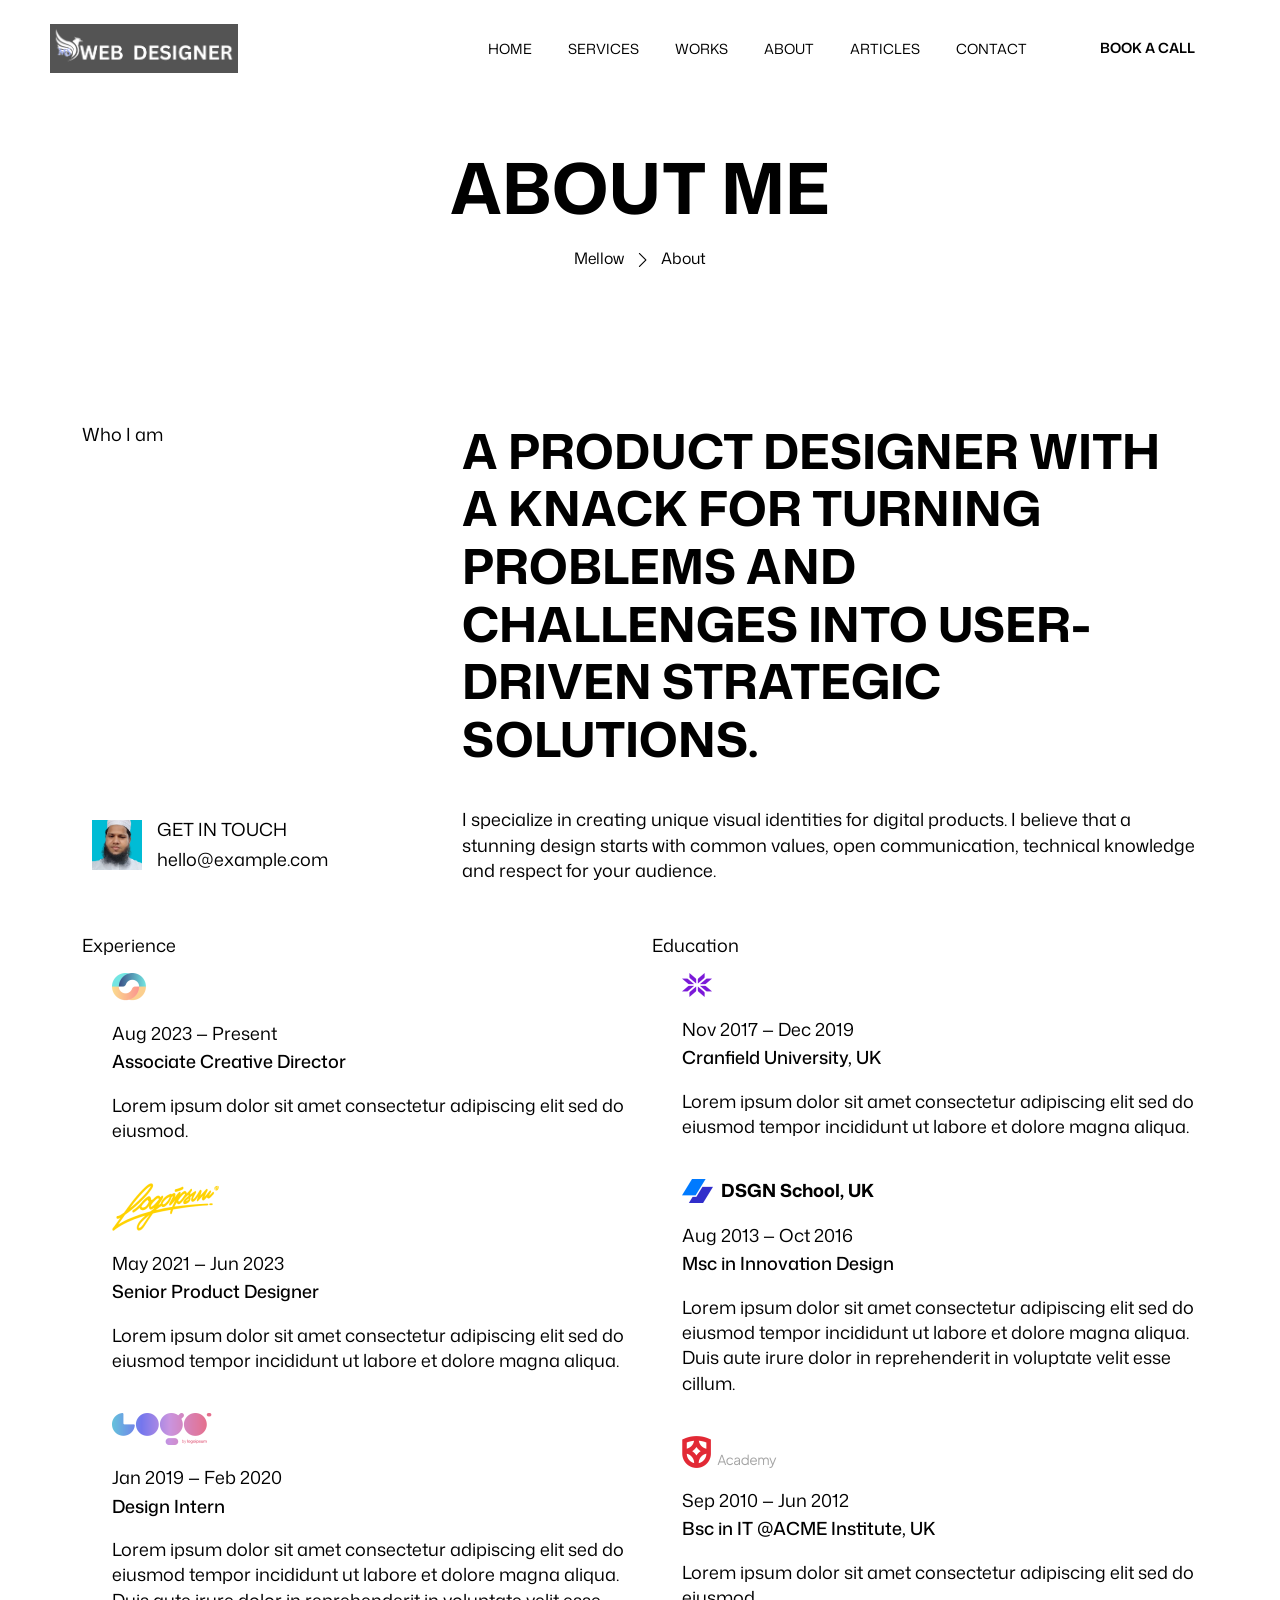
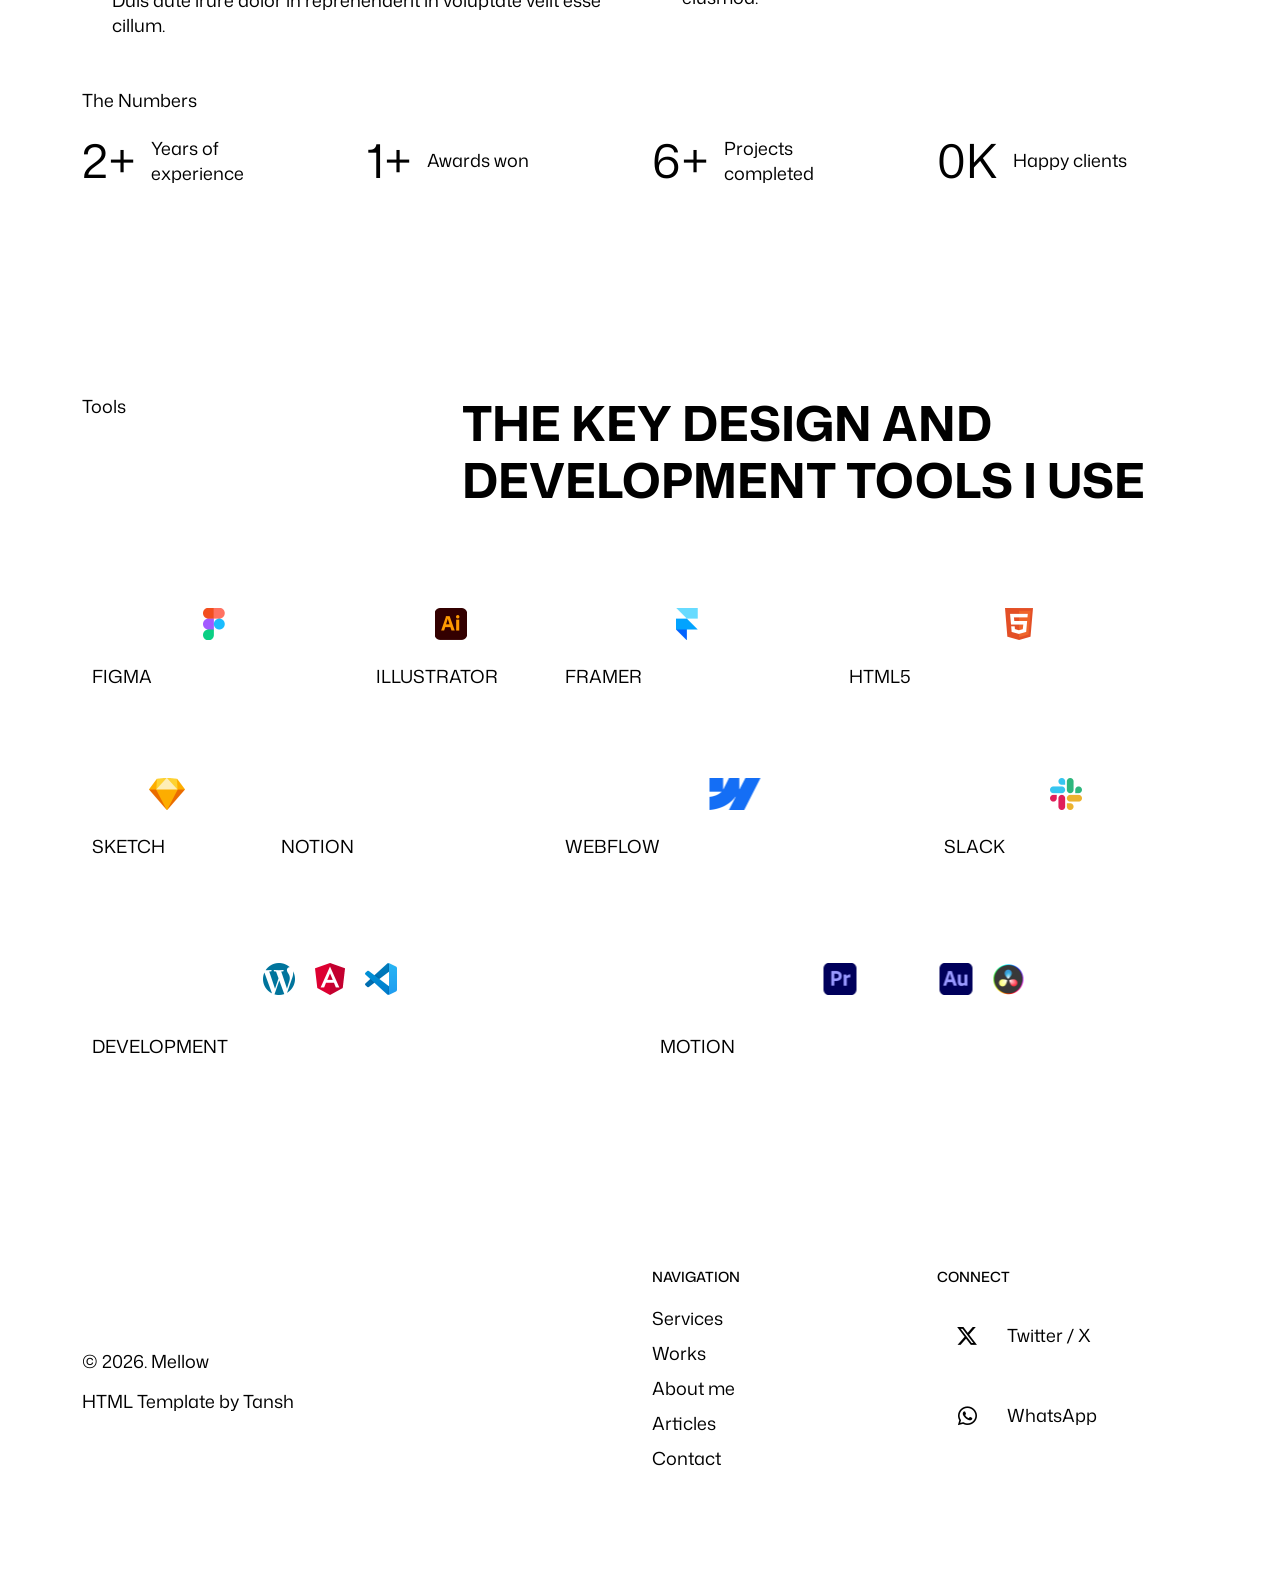
<file: mellow-st-demo/about.html>
<!doctype html>
<html lang="en">


<head>
    <meta charset="utf-8">
    <meta name="viewport" content="width=device-width, initial-scale=1">
    <meta name="format-detection" content="telephone=no">
    <title>Mellow Personal Portfolio, CV and Resume HTML Template</title>
    <meta name="author" content="tansh">
    <meta name="description" content="HTML Teamplate">
    <meta name="keywords" content="Personal Portfolio, CV, Resume">

    <!-- GOOGLE FONT -->
    <link rel="preconnect" href="https://fonts.googleapis.com/">
    <link rel="preconnect" href="https://fonts.gstatic.com/" crossorigin>
    <link href="https://fonts.googleapis.com/css2?family=Mona+Sans:ital,wght@0,200..900;1,200..900&amp;display=swap"
        rel="stylesheet">

    <!-- FAVICON -->
    <link rel="icon" type="image/png" sizes="32x32" href="assets/images/icons/favicon.png">
    <link rel="apple-touch-icon" sizes="180x180" href="assets/images/icons/apple-touch-icon.png">

    <!-- CSS FILES -->
    <link rel="stylesheet" href="assets/css/bootstrap.min.css">
    <link rel="stylesheet" href="assets/fonts/iconfont.css">
    <link rel="stylesheet" href="assets/css/swiper-bundle.min.css">
    <link rel="stylesheet" href="assets/css/style.css">
    <link rel="stylesheet" href="assets/css/responsive.css">
</head>

<body>
    <div id="tc-wrapper" class="clearfix">

        <!-- preloader starts -->
        <div class="tc-preloader">
            <div class="tc-preloader__inner">
                <div class="tc-preloader__img"></div>
            </div>
        </div>
        <!-- preloader ends -->

        <!-- HEADER 
============================================= -->
        <header id="tc-header-global" class="tc-header fixed-top">
            <div class="tc-header__inner">

                <!-- Logo -->
                <a class="tc-header__logo tc-scroll-link" href="#home">
                    <img src="assets/images/logo.png" alt="Site Logo" width="188" height="30">
                </a>

                <!-- Navigation -->
                <nav class="tc-header__nav navbar navbar-expand-lg ms-auto">

                    <!-- Mobile Toggle -->
                    <button id="tc-menu-button" class="tc-header__toggle navbar-toggler" type="button"
                        aria-label="Toggle navigation">
                        <span class="tc-header__toggle-line"></span>
                    </button>

                    <!-- Menu Links -->
                    <div class="tc-header__menu navbar-collapse" id="mainNavbar">
                        <ul class="tc-header__menu-list tc-scroll-nav navbar-nav ms-auto">
                            <li class="nav-item"><a class="nav-link" href="index.html#home">Home</a></li>
                            <li class="nav-item"><a class="nav-link" href="services.html">Services</a></li>
                            <li class="nav-item"><a class="nav-link" href="index.html#works">Works</a></li>
                            <li class="nav-item"><a class="nav-link active" href="about.html">About</a></li>
                            <li class="nav-item"><a class="nav-link" href="index.html#blog">Articles</a></li>
                            <li class="nav-item"><a class="nav-link" href="contact.html">Contact</a></li>
                        </ul>
                    </div>
                </nav>

                <!-- Header Widgets -->
                <div class="tc-header__widgets">
                    <a href="#" class="tc-btn tc-scroll-link">
                        Book a Call
                    </a>
                </div>

            </div>
        </header>
        <!-- END HEADER
================================================== -->

        <!-- PAGE TITLE
================================================== -->
        <div class="tc-page-title-wrapper">
            <div class="container">
                <h1 class="tc-page-title">About Me</h1>
                <ul class="breadcrumbs">
                    <li><a href="index.html">Mellow</a></li>
                    <li>About</li>
                </ul>
            </div>
        </div>
        <!-- END PAGE TITLE
================================================== -->

       <!-- ABOUT SECTION
================================================== -->
        <section class="tc-section section-padding">
            <div class="container">

                <!-- Section Heading -->
                <div class="row tc-section-intro">
                    <div class="col-lg-4 tc-section__subheading">
                        Who I am
                    </div>
                    <div class="col-lg-8 tc-section__heading">
                        <h2>
                            A product designer with a knack for turning problems and challenges into user-driven
                            strategic solutions.
                        </h2>
                    </div>
                </div>
                <!-- End Section Heading -->

                <!-- Row - Connect With Me -->
                <div class="row">

                    <!-- Column 1 -->
                    <div class="col-lg-4">
                        <div class="tc-contact-chip tc-contact-chip--boxed">
                            <a href="mailto:hello@example.com" class="tc-contact-chip__link"
                                aria-label="Email hello@example.com"></a>
                            <div class="tc-contact-chip__img">
                                <img src="assets/images/me-1.jpg" alt="about-me" width="50" height="50">
                            </div>
                            <div class="tc-contact-chip__content">
                                <p class="tc-contact-chip__label">Get in Touch</p>
                                <div class="tc-contact-chip__value">hello@example.com</div>
                            </div>
                        </div>
                    </div>
                    <!-- End Column 1 -->

                    <!-- Column 2 -->
                    <div class="col-lg-8 mt-4 mt-lg-0">
                        <p>
                            I specialize in creating unique visual identities for digital products. I believe that a
                            stunning design starts with common values, open communication, technical knowledge and
                            respect for your audience.
                        </p>
                    </div>
                    <!-- End Column 2 -->

                </div>
                <!-- End Row - Connect With Me -->

                <!-- Spacer -->
                <span class="spacer spacer-50"></span>

                <!-- Row - Resume -->
                <div class="row">

                    <!-- Column 1 -->
                    <div class="col-lg-6">
                        <p class="tc-section__subheading">Experience</p>
                        <div class="tc-box">

                            <!-- Timeline Item -->
                            <div class="tc-timeline-item">
                                <div class="tc-timeline-item__header">
                                    <div class="tc-timeline-item__logo">
                                        <img src="assets/images/comp-2.png" alt="Company logo">
                                    </div>
                                </div>
                                <p class="tc-timeline-item__period">Aug 2023 — Present</p>
                                <h4 class="tc-timeline-item__role">
                                    Associate Creative Director
                                </h4>
                                <div class="tc-timeline-item__description">
                                    Lorem ipsum dolor sit amet consectetur adipiscing elit sed do eiusmod.
                                </div>
                            </div>
                            <!-- End Timeline Item -->

                            <!-- spacer -->
                            <span class="spacer spacer-30"></span>

                            <!-- Timeline Item -->
                            <div class="tc-timeline-item">
                                <div class="tc-timeline-item__header">
                                    <div class="tc-timeline-item__logo">
                                        <img src="assets/images/comp-1.png" alt="Company logo">
                                    </div>
                                </div>
                                <p class="tc-timeline-item__period">May 2021 — Jun 2023</p>
                                <h4 class="tc-timeline-item__role">
                                    Senior Product Designer
                                </h4>
                                <div class="tc-timeline-item__description">
                                    Lorem ipsum dolor sit amet consectetur adipiscing
                                    elit sed do eiusmod tempor incididunt ut labore et dolore magna aliqua.
                                </div>
                            </div>
                            <!-- End Timeline Item -->

                            <!-- spacer -->
                            <span class="spacer spacer-30"></span>

                            <!-- Timeline Item -->
                            <div class="tc-timeline-item">
                                <div class="tc-timeline-item__header">
                                    <div class="tc-timeline-item__logo">
                                        <img src="assets/images/comp-3.png" alt="Company logo">
                                    </div>
                                </div>
                                <p class="tc-timeline-item__period">Jan 2019 — Feb 2020</p>
                                <h4 class="tc-timeline-item__role">
                                    Design Intern
                                </h4>
                                <div class="tc-timeline-item__description">
                                    Lorem ipsum dolor sit amet consectetur adipiscing elit sed do eiusmod tempor
                                    incididunt ut labore et dolore magna aliqua. Duis aute irure dolor in reprehenderit
                                    in voluptate velit esse cillum.
                                </div>
                            </div>
                            <!-- End Timeline Item -->

                        </div>

                    </div>
                    <!-- End Column 1 -->

                    <!-- Column 2 -->
                    <div class="col-lg-6 mt-4 mt-lg-0">
                        <p class="tc-section__subheading">Education</p>
                        <div class="tc-box">

                            <!-- Timeline Item -->
                            <div class="tc-timeline-item">
                                <div class="tc-timeline-item__header">
                                    <div class="tc-timeline-item__logo">
                                        <img src="assets/images/alma-3.png" alt="Company logo">
                                    </div>
                                </div>
                                <p class="tc-timeline-item__period">Nov 2017 — Dec 2019</p>
                                <h4 class="tc-timeline-item__role">
                                    Cranfield University, UK
                                </h4>
                                <div class="tc-timeline-item__description">
                                    Lorem ipsum dolor sit amet consectetur adipiscing elit sed do eiusmod tempor
                                    incididunt ut labore et dolore magna aliqua.
                                </div>
                            </div>
                            <!-- End Timeline Item -->

                            <!-- spacer -->
                            <span class="spacer spacer-30"></span>

                            <!-- Timeline Item -->
                            <div class="tc-timeline-item">
                                <div class="tc-timeline-item__header">
                                    <div class="tc-timeline-item__logo">
                                        <h6 class="d-flex align-items-center m-0"><img src="assets/images/alma-2.png"
                                                alt="Company logo" class="me-2">DSGN
                                            School, UK</h6>
                                    </div>
                                </div>
                                <p class="tc-timeline-item__period">Aug 2013 — Oct 2016</p>
                                <h4 class="tc-timeline-item__role">
                                    Msc in Innovation Design
                                </h4>
                                <div class="tc-timeline-item__description">
                                    Lorem ipsum dolor sit amet consectetur adipiscing elit sed do eiusmod tempor
                                    incididunt ut labore et dolore magna aliqua. Duis aute irure dolor in reprehenderit
                                    in voluptate velit esse cillum.
                                </div>
                            </div>
                            <!-- End Timeline Item -->

                            <!-- spacer -->
                            <span class="spacer spacer-30"></span>

                            <!-- Timeline Item -->
                            <div class="tc-timeline-item">
                                <div class="tc-timeline-item__header">
                                    <div class="tc-timeline-item__logo">
                                        <img src="assets/images/alma-1.png" alt="Company logo">
                                    </div>
                                </div>
                                <p class="tc-timeline-item__period">Sep 2010 — Jun 2012</p>
                                <h4 class="tc-timeline-item__role">
                                    Bsc in IT @ACME Institute, UK
                                </h4>
                                <div class="tc-timeline-item__description">
                                    Lorem ipsum dolor sit amet consectetur adipiscing elit sed do eiusmod.
                                </div>
                            </div>
                            <!-- End Timeline Item -->

                        </div>
                    </div>
                    <!-- End Column 2 -->

                </div>
                <!-- End Row - Resume -->

                <!-- spacer -->
                <span class="spacer spacer-40"></span>

                <!-- Row - Numbers -->
                <div class="row">
                    <div class="col-lg-12">
                        <p class="tc-section__subheading">The Numbers</p>

                        <!-- Box -->
                        <div class="tc-box">

                            <!-- Row - Stats -->
                            <div class="row tc-stats">
                                <div class="col-md-3">
                                    <div class="tc-counter">
                                        <span class="tc-counter__number">
                                            <span class="counter" data-target="12">0</span>
                                            +
                                        </span>
                                        <span>Years of <br>experience</span>
                                    </div>
                                </div>
                                <div class="col-md-3 mt-4 mt-md-0">
                                    <div class="tc-counter">
                                        <span class="tc-counter__number"><span class="counter"
                                                data-target="6">0</span>+</span>
                                        <span>Awards won</span>
                                    </div>
                                </div>
                                <div class="col-md-3 mt-4 mt-md-0">
                                    <div class="tc-counter">
                                        <span class="tc-counter__number"><span class="counter"
                                                data-target="30">0</span>+</span>
                                        <span> Projects<br>completed</span>
                                    </div>
                                </div>
                                <div class="col-md-3 mt-4 mt-md-0">
                                    <div class="tc-counter">
                                        <span class="tc-counter__number"><span class="counter"
                                                data-target="4">0</span>K</span>
                                        <span> Happy clients</span>
                                    </div>
                                </div>
                            </div>
                            <!-- End Row - Stats -->

                        </div>
                        <!-- End Box -->

                    </div>
                </div>
                <!-- End Row - Numbers -->

            </div>
        </section>
        <!-- END ABOUT SECTION
================================================== -->

        <!-- TOOLS SECTION
================================================== -->
        <section class="tc-section section-padding bg-semidark">
            <div class="container">

                <!-- Section Heading -->
                <div class="row tc-section-intro">
                    <div class="col-lg-4 tc-section__subheading">
                        Tools
                    </div>
                    <div class="col-lg-8 tc-section__heading">
                        <h2>
                            The key design and development tools I use
                        </h2>
                    </div>
                </div>
                <!-- End Section Heading -->

                <!-- Row - Tools -->
                <div class="row">
                    <div class="col-12">

                        <!-- Tools Grid -->
                        <div class="tc-tools">
                            <!-- Tools Row 1 -->
                            <div class="tc-tools__card span-3">
                                <img src="assets/images/figma.png" alt="">
                                <span class="tc-tools__heading">FIGMA</span>
                            </div>
                            <div class="tc-tools__card span-2">
                                <img src="assets/images/illustrator.png" alt="">
                                <span class="tc-tools__heading">ILLUSTRATOR</span>
                            </div>
                            <div class="tc-tools__card span-3">
                                <img src="assets/images/framer.png" alt="">
                                <span class="tc-tools__heading">FRAMER</span>
                            </div>
                            <div class="tc-tools__card span-4">
                                <img src="assets/images/html.png" alt="">
                                <span class="tc-tools__heading">HTML5</span>
                            </div>
                            <!-- Tools Row 2 -->
                            <div class="tc-tools__card span-2">
                                <img src="assets/images/sketch.png" alt="">
                                <span class="tc-tools__heading">SKETCH</span>
                            </div>
                            <div class="tc-tools__card span-3">
                                <img src="assets/images/notion.png" alt="">
                                <span class="tc-tools__heading">NOTION</span>
                            </div>
                            <div class="tc-tools__card span-4">
                                <img src="assets/images/webflow.png" alt="">
                                <span class="tc-tools__heading">WEBFLOW</span>
                            </div>
                            <div class="tc-tools__card span-3">
                                <img src="assets/images/slack.png" alt="">
                                <span class="tc-tools__heading">SLACK</span>
                            </div>
                            <!-- Tools Row 3 -->
                            <div class="tc-tools__card span-6">
                                <div class="tc-tools__icon-group">
                                    <img src="assets/images/wordpress.png" alt="">
                                    <img src="assets/images/angular.png" alt="">
                                    <img src="assets/images/visual-studio.png" alt="">
                                    <img src="assets/images/nextjs.png" alt="">
                                </div>
                                <span class="tc-tools__heading">DEVELOPMENT</span>
                            </div>
                            <div class="tc-tools__card span-6">
                                <div class="tc-tools__icon-group">
                                    <img src="assets/images/premier.png" alt="">
                                    <img src="assets/images/capcut.png" alt="">
                                    <img src="assets/images/audition.png" alt="">
                                    <img src="assets/images/davinci.png" alt="">
                                </div>
                                <span class="tc-tools__heading">MOTION</span>
                            </div>
                        </div>
                        <!-- End Tools Grid -->

                    </div>
                </div>
                <!-- End Row - Tools -->

            </div>
        </section>
        <!-- END TOOLS SECTION
================================================== -->

        <!-- FOOTER
================================================== -->
        <footer id="tc-footer">
            <div class="container">

                <!-- Row - Footer -->
                <div class="row">

                    <!-- Column 1 -->
                    <div class="col-md-6 mt-4 mt-md-0">
                        <img src="assets/images/logo-symbol.png" alt="Footer Logo" width="79" height="50">
                        <span class="spacer spacer-30"></span>
                        <p>© 2026. Mellow</p>
                        <p>HTML Template by Tansh</p>
                    </div>
                    <!-- End Column 1 -->

                    <!-- Column 2 -->
                    <div class="col-md-3 mt-5 mt-md-0">
                        <h6>Navigation</h6>
                        <ul class="tc-list-block">
                            <li><a href="index.html#services" class="tc-scroll-link">Services</a></li>
                            <li><a href="index.html#works" class="tc-scroll-link">Works</a></li>
                            <li><a href="index.html#about" class="tc-scroll-link">About me</a></li>
                            <li><a href="index.html#blog" class="tc-scroll-link">Articles</a></li>
                            <li><a href="#" class="tc-scroll-link">Contact</a></li>
                        </ul>
                    </div>
                    <!-- End Column 2 -->

                    <!-- Column 3 -->
                    <div class="col-md-3 mt-5 mt-md-0">
                        <h6>Connect</h6>
                        <div class="tc-social-links">
                            <ul class="tc-social-links__list">
                                <li class="tc-social-links__item">
                                    <a class="tc-social-links__link tc-social--x" href="#" title="Twitter / X"
                                        target="_blank" rel="nofollow" aria-label="Twitter / X">
                                        <span class="tc-social-links__label">Twitter / X</span>
                                    </a>
                                </li>
                                <li class="tc-social-links__item">
                                    <a class="tc-social-links__link tc-social--whatsapp" href="#" title="WhatsApp"
                                        target="_blank" rel="nofollow" aria-label="WhatsApp">
                                        <span class="tc-social-links__label">WhatsApp</span>
                                    </a>
                                </li>
                            </ul>
                        </div>
                    </div>
                    <!-- End Column 3 -->

                </div>
                <!-- End Row - Footer -->

            </div>
        </footer>
        <!-- END FOOTER
================================================== -->

    </div>
    <!-- END #tc-wrapper -->

    <!-- Cursor -->
    <div class="tc-cursor-wrapper tc-cursor"></div>

    <!-- JS FILES -->
    <script src="assets/js/jquery.min.js"></script>
    <script src="assets/js/bootstrap.bundle.min.js"></script>
    <script src="assets/js/swiper-bundle.min.js"></script>
    <script src="assets/js/imagesloaded.pkgd.min.js"></script>
    <script src="assets/js/isotope.pkgd.min.js"></script>
    <script src="assets/js/jquery.validate.min.js"></script>
    <script src="assets/js/custom.js"></script>
</body>


<!-- Mirrored from tanshcreative.com/mellow-st-demo/about.html by HTTrack Website Copier/3.x [XR&CO'2014], Sun, 12 Jul 2026 09:25:16 GMT -->
</html>
</file>
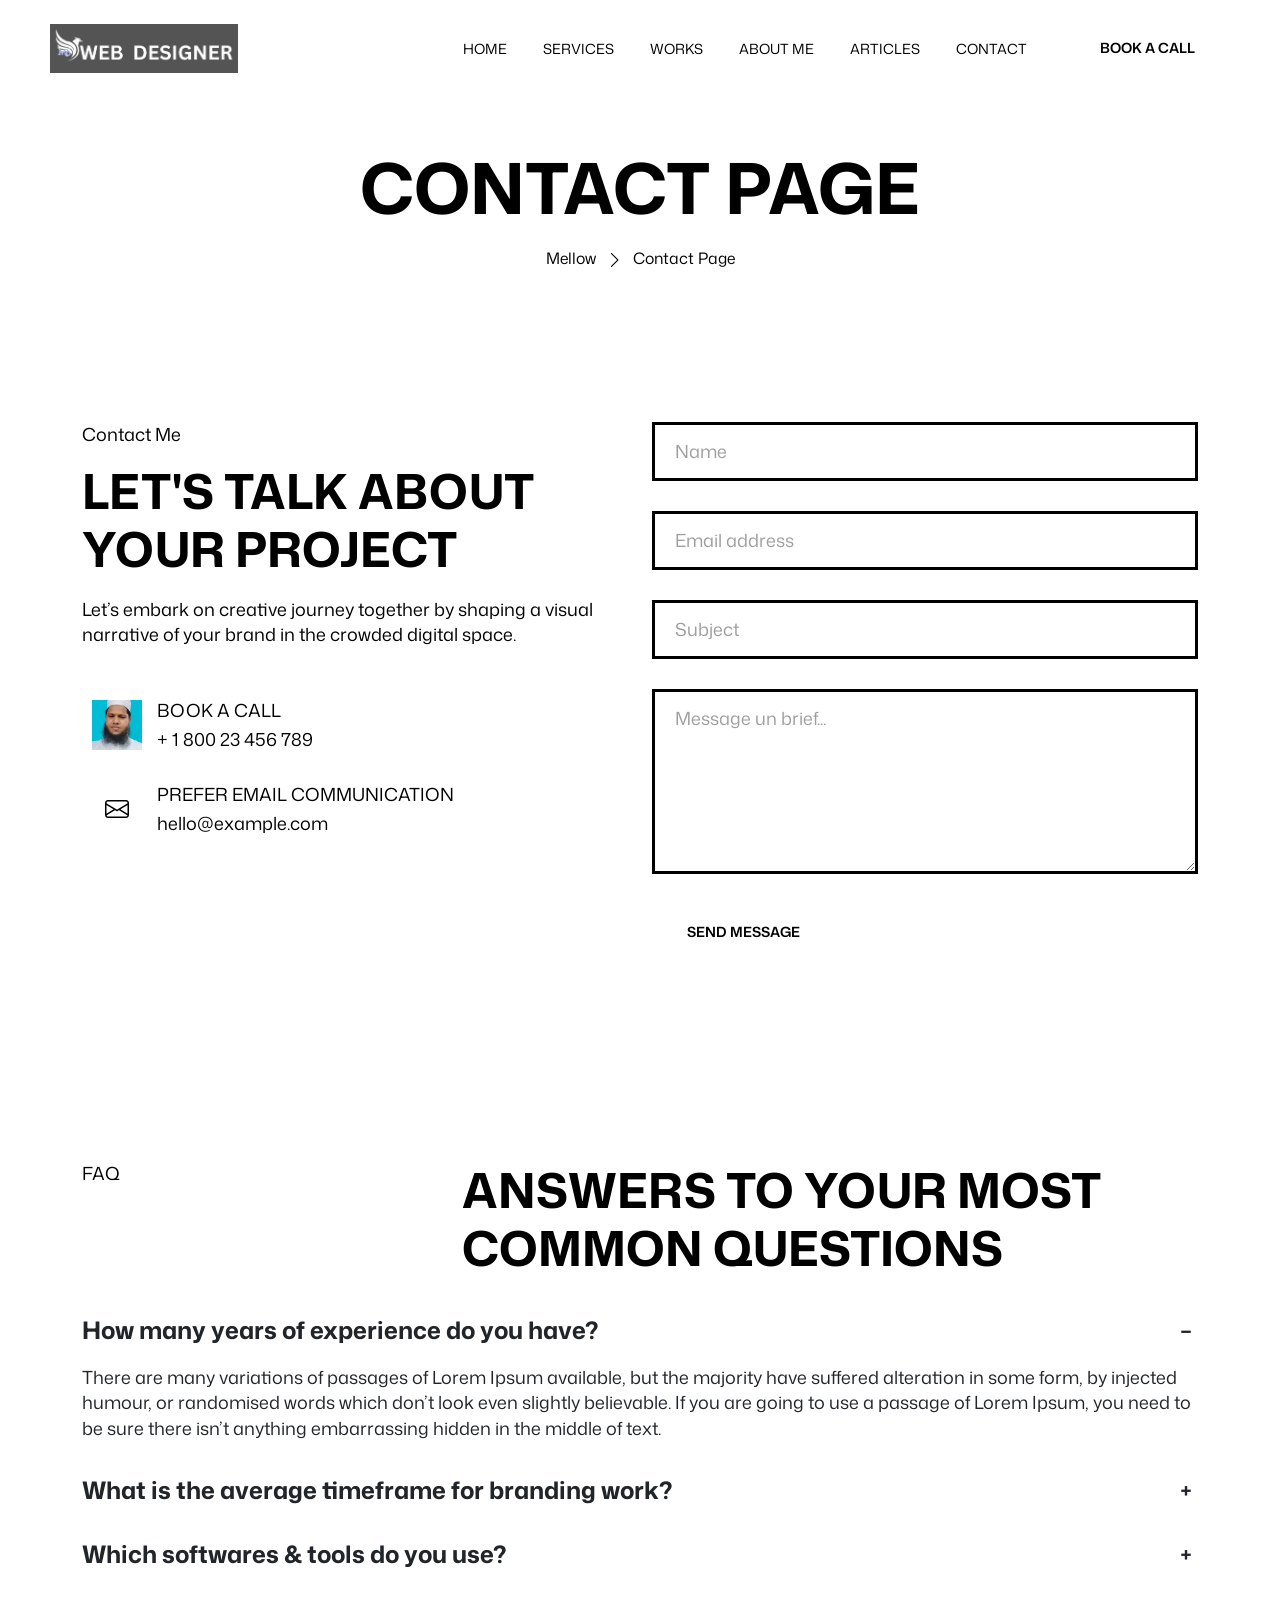
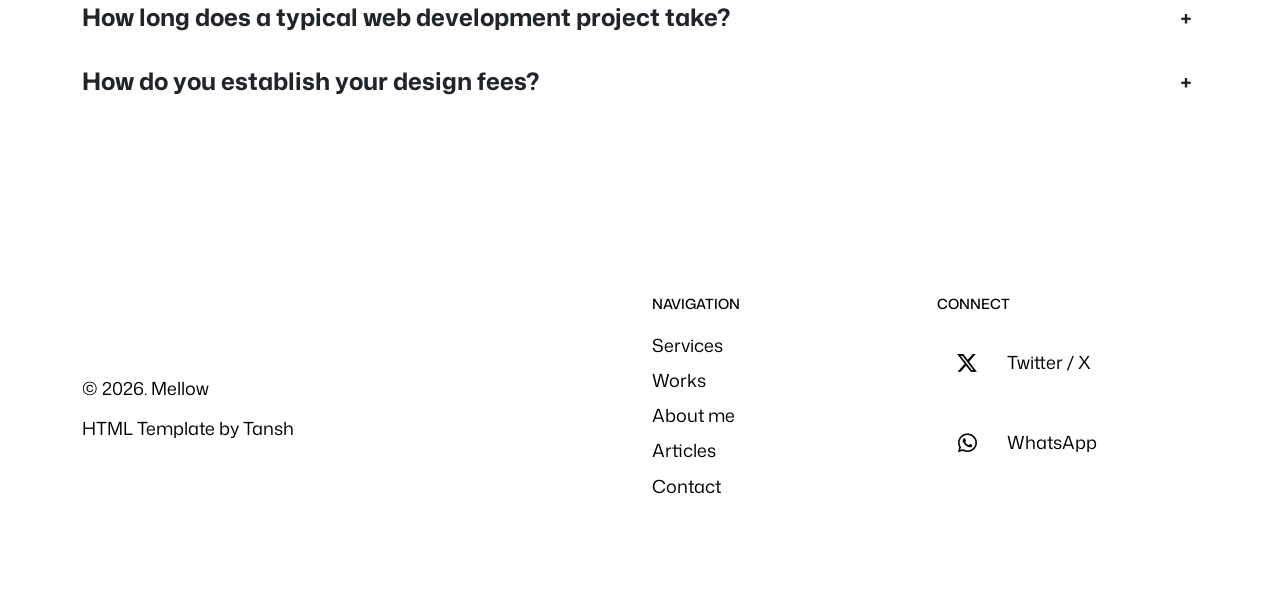
<file: mellow-st-demo/contact.html>
<!doctype html>
<html lang="en">


<!-- Mirrored from tanshcreative.com/mellow-st-demo/contact.html by HTTrack Website Copier/3.x [XR&CO'2014], Sun, 12 Jul 2026 09:25:16 GMT -->
<head>
    <meta charset="utf-8">
    <meta name="viewport" content="width=device-width, initial-scale=1">
    <meta name="format-detection" content="telephone=no">
    <title>Mellow Personal Portfolio, CV and Resume HTML Template</title>
    <meta name="author" content="tansh">
    <meta name="description" content="HTML Teamplate">
    <meta name="keywords" content="Personal Portfolio, CV, Resume">

    <!-- GOOGLE FONT -->
    <link rel="preconnect" href="https://fonts.googleapis.com/">
    <link rel="preconnect" href="https://fonts.gstatic.com/" crossorigin>
    <link href="https://fonts.googleapis.com/css2?family=Mona+Sans:ital,wght@0,200..900;1,200..900&amp;display=swap"
        rel="stylesheet">

    <!-- FAVICON -->
    <link rel="icon" type="image/png" sizes="32x32" href="assets/images/icons/favicon.png">
    <link rel="apple-touch-icon" sizes="180x180" href="assets/images/icons/apple-touch-icon.png">

    <!-- CSS FILES -->
    <link rel="stylesheet" href="assets/css/bootstrap.min.css">
    <link rel="stylesheet" href="assets/fonts/iconfont.css">
    <link rel="stylesheet" href="assets/css/swiper-bundle.min.css">
    <link rel="stylesheet" href="assets/css/style.css">
    <link rel="stylesheet" href="assets/css/responsive.css">
</head>

<body>
    <div id="tc-wrapper" class="clearfix">

        <!-- preloader starts -->
        <div class="tc-preloader">
            <div class="tc-preloader__inner">
                <div class="tc-preloader__img"></div>
            </div>
        </div>
        <!-- preloader ends -->

        <!-- HEADER 
============================================= -->
        <header id="tc-header-global" class="tc-header fixed-top">
            <div class="tc-header__inner">

                <!-- Logo -->
                <a class="tc-header__logo tc-scroll-link" href="#home">
                    <img src="assets/images/logo.png" alt="Site Logo" width="188" height="30">
                </a>

                <!-- Navigation -->
                <nav class="tc-header__nav navbar navbar-expand-lg ms-auto">

                    <!-- Mobile Toggle -->
                    <button id="tc-menu-button" class="tc-header__toggle navbar-toggler" type="button"
                        aria-label="Toggle navigation">
                        <span class="tc-header__toggle-line"></span>
                    </button>

                    <!-- Menu Links -->
                    <div class="tc-header__menu navbar-collapse" id="mainNavbar">
                        <ul class="tc-header__menu-list tc-scroll-nav navbar-nav ms-auto">
                            <li class="nav-item"><a class="nav-link" href="index.html#home">Home</a></li>
                            <li class="nav-item"><a class="nav-link" href="services.html">Services</a></li>
                            <li class="nav-item"><a class="nav-link" href="index.html#works">Works</a></li>
                            <li class="nav-item"><a class="nav-link" href="about.html">About Me</a></li>
                            <li class="nav-item"><a class="nav-link" href="index.html#blog">Articles</a></li>
                            <li class="nav-item"><a class="nav-link active" href="contact.html">Contact</a></li>
                        </ul>
                    </div>
                </nav>

                <!-- Header Widgets -->
                <div class="tc-header__widgets">
                    <a href="#" class="tc-btn tc-scroll-link">
                        Book a Call
                    </a>
                </div>

            </div>
        </header>
        <!-- END HEADER
================================================== -->

        <!-- PAGE TITLE
================================================== -->
        <div class="tc-page-title-wrapper">
            <div class="container">
                <h1 class="tc-page-title">Contact Page</h1>
                <ul class="breadcrumbs">
                    <li><a href="index.html">Mellow</a></li>
                    <li>Contact Page</li>
                </ul>
            </div>
        </div>
        <!-- END PAGE TITLE
================================================== -->

        <!-- CONTACT SECTION
================================================== -->
        <section class="tc-section section-padding bg-dark">
            <div class="container">

                <!-- Row - Contact -->
                <div class="row">

                    <!-- Column 1 -->
                    <div class="col-md-6">

                        <!-- Section Heading -->
                        <div class="row tc-section-intro">
                            <p class="tc-section__subheading">
                                Contact Me
                            </p>
                            <h2 class="tc-section__heading">
                                Let's talk about your project
                            </h2>
                            <span class="spacer spacer-20"></span>
                            <p>
                                Let’s embark on creative journey together by shaping a visual narrative of your brand in
                                the crowded digital space.
                            </p>
                        </div>
                        <!-- End Section Heading -->

                        <!-- Contact chip 1 -->
                        <div class="tc-contact-chip tc-contact-chip--boxed">
                            <a href="mailto:hello@example.com" class="tc-contact-chip__link"
                                aria-label="Email hello@example.com"></a>
                            <div class="tc-contact-chip__img">
                                <img src="assets/images/me-1.jpg" alt="about-me" width="50" height="50">
                            </div>
                            <div class="tc-contact-chip__content">
                                <p class="tc-contact-chip__label">Book a Call</p>
                                <div class="tc-contact-chip__value">+ 1 800 23 456 789</div>
                            </div>
                        </div>
                        <!-- End Contact chip 1 -->

                        <!-- Spacer -->
                        <span class="spacer spacer-10"></span>

                        <!-- Contact chip 2 -->
                        <div class="tc-contact-chip tc-contact-chip--boxed">
                            <a href="mailto:hello@example.com" class="tc-contact-chip__link"
                                aria-label="Email hello@example.com"></a>
                            <div class="tc-contact-chip__img">
                                <i class="icon-envelope"></i>
                            </div>
                            <div class="tc-contact-chip__content">
                                <p class="tc-contact-chip__label">Prefer Email Communication</p>
                                <div class="tc-contact-chip__value">hello@example.com</div>
                            </div>
                        </div>
                        <!-- End Contact chip 2 -->

                    </div>
                    <!-- End Column 1 -->

                    <!-- Column 2 -->
                    <div class="col-md-6 mt-4 mt-md-0">
                        <div class="tc-box--lg tc-box--no-border bg-semidark">
                            <form id="contactform" method="post" action="https://tanshcreative.com/mellow-st-demo/php/contact-form.php">
                                <fieldset>
                                    <p>
                                        <input name="name" type="text" placeholder="Name">
                                    </p>
                                    <p>
                                        <input name="email" class="required email" type="text"
                                            placeholder="Email address">
                                    </p>
                                    <p class="antispam">Leave this empty: <br />
                                        <input name="url" />
                                    </p>
                                    <p>
                                        <input name="message" class="" type="text" placeholder="Subject">
                                    </p>
                                    <p>
                                        <textarea rows="6" name="message" id="message" class="required"
                                            placeholder="Message un brief..."></textarea>
                                    </p>
                                    <button class="tc-btn" type="submit">Send Message</button>
                                    <div id="result"></div>
                                </fieldset>
                            </form>
                        </div>
                    </div>
                    <!-- End Column 2 -->

                </div>
                <!-- End Row - Contact -->

            </div>
        </section>
        <!-- END CONTACT SECTION
================================================== -->

        <!-- FAQ SECTION
================================================== -->
        <section class="tc-section section-padding bg-semidark">
            <div class="container">

                <!-- Section Heading -->
                <div class="row tc-section-intro">
                    <div class="col-lg-4 tc-section__subheading">
                        FAQ
                    </div>
                    <div class="col-lg-8 tc-section__heading">
                        <h2>
                            Answers to your most common questions
                        </h2>
                    </div>
                </div>
                <!-- End Section Heading -->

                <!-- Accordion -->
                <div class="tc-box">
                    <div class="accordion tc-accordion" id="faqAccordion">

                        <!-- Accordion Item 1 -->
                        <div class="accordion-item">
                            <h2 class="accordion-header">
                                <button class="accordion-button" type="button" data-bs-toggle="collapse"
                                    data-bs-target="#faq1">
                                    How many years of experience do you have?
                                </button>
                            </h2>
                            <div id="faq1" class="accordion-collapse collapse show" data-bs-parent="#faqAccordion">
                                <div class="accordion-body">
                                    There are many variations of passages of Lorem Ipsum available, but the majority
                                    have suffered alteration in some form, by injected humour, or randomised words which
                                    don’t look even slightly believable. If you are going to use a passage of Lorem
                                    Ipsum, you need to be sure there isn’t anything embarrassing hidden in the middle of
                                    text.
                                </div>
                            </div>
                        </div>

                        <!-- Accordion Item 2 -->
                        <div class="accordion-item">
                            <h2 class="accordion-header">
                                <button class="accordion-button collapsed" type="button" data-bs-toggle="collapse"
                                    data-bs-target="#faq2">
                                    What is the average timeframe for branding work?
                                </button>
                            </h2>
                            <div id="faq2" class="accordion-collapse collapse" data-bs-parent="#faqAccordion">
                                <div class="accordion-body">
                                    There are many variations of passages of Lorem Ipsum available, but the majority
                                    have suffered alteration in some form, by injected humour, or randomised words which
                                    don’t look even slightly believable. If you are going to use a passage of Lorem
                                    Ipsum, you need to be sure there isn’t anything embarrassing hidden in the middle of
                                    text.
                                </div>
                            </div>
                        </div>

                        <!-- Accordion Item 3 -->
                        <div class="accordion-item">
                            <h2 class="accordion-header">
                                <button class="accordion-button collapsed" type="button" data-bs-toggle="collapse"
                                    data-bs-target="#faq3">
                                    Which softwares & tools do you use?
                                </button>
                            </h2>
                            <div id="faq3" class="accordion-collapse collapse" data-bs-parent="#faqAccordion">
                                <div class="accordion-body">
                                    There are many variations of passages of Lorem Ipsum available, but the majority
                                    have suffered alteration in some form, by injected humour, or randomised words which
                                    don’t look even slightly believable. If you are going to use a passage of Lorem
                                    Ipsum, you need to be sure there isn’t anything embarrassing hidden in the middle of
                                    text.
                                </div>
                            </div>
                        </div>

                        <!-- Accordion Item 4 -->
                        <div class="accordion-item">
                            <h2 class="accordion-header">
                                <button class="accordion-button collapsed" type="button" data-bs-toggle="collapse"
                                    data-bs-target="#faq4">
                                    How long does a typical web development project take?
                                </button>
                            </h2>
                            <div id="faq4" class="accordion-collapse collapse" data-bs-parent="#faqAccordion">
                                <div class="accordion-body">
                                    There are many variations of passages of Lorem Ipsum available, but the majority
                                    have suffered alteration in some form, by injected humour, or randomised words which
                                    don’t look even slightly believable. If you are going to use a passage of Lorem
                                    Ipsum, you need to be sure there isn’t anything embarrassing hidden in the middle of
                                    text.
                                </div>
                            </div>
                        </div>

                        <!-- Accordion Item 5 -->
                        <div class="accordion-item">
                            <h2 class="accordion-header">
                                <button class="accordion-button collapsed" type="button" data-bs-toggle="collapse"
                                    data-bs-target="#faq5">
                                    How do you establish your design fees?
                                </button>
                            </h2>
                            <div id="faq5" class="accordion-collapse collapse" data-bs-parent="#faqAccordion">
                                <div class="accordion-body">
                                    There are many variations of passages of Lorem Ipsum available, but the majority
                                    have suffered alteration in some form, by injected humour, or randomised words which
                                    don’t look even slightly believable. If you are going to use a passage of Lorem
                                    Ipsum, you need to be sure there isn’t anything embarrassing hidden in the middle of
                                    text.
                                </div>
                            </div>
                        </div>

                    </div>
                </div>
                <!-- End Accordion -->

            </div>
        </section>
        <!-- END FAQ SECTION
================================================== -->

        <!-- FOOTER
================================================== -->
        <footer id="tc-footer">
            <div class="container">

                <!-- Row - Footer -->
                <div class="row">

                    <!-- Column 1 -->
                    <div class="col-md-6 mt-4 mt-md-0">
                        <img src="assets/images/logo-symbol.png" alt="Footer Logo" width="79" height="50">
                        <span class="spacer spacer-30"></span>
                        <p>© 2026. Mellow</p>
                        <p>HTML Template by Tansh</p>
                    </div>
                    <!-- End Column 1 -->

                    <!-- Column 2 -->
                    <div class="col-md-3 mt-5 mt-md-0">
                        <h6>Navigation</h6>
                        <ul class="tc-list-block">
                            <li><a href="index.html#services" class="tc-scroll-link">Services</a></li>
                            <li><a href="index.html#works" class="tc-scroll-link">Works</a></li>
                            <li><a href="index.html#about" class="tc-scroll-link">About me</a></li>
                            <li><a href="index.html#blog" class="tc-scroll-link">Articles</a></li>
                            <li><a href="#" class="tc-scroll-link">Contact</a></li>
                        </ul>
                    </div>
                    <!-- End Column 2 -->

                    <!-- Column 3 -->
                    <div class="col-md-3 mt-5 mt-md-0">
                        <h6>Connect</h6>
                        <div class="tc-social-links">
                            <ul class="tc-social-links__list">
                                <li class="tc-social-links__item">
                                    <a class="tc-social-links__link tc-social--x" href="#" title="Twitter / X"
                                        target="_blank" rel="nofollow" aria-label="Twitter / X">
                                        <span class="tc-social-links__label">Twitter / X</span>
                                    </a>
                                </li>
                                <li class="tc-social-links__item">
                                    <a class="tc-social-links__link tc-social--whatsapp" href="#" title="WhatsApp"
                                        target="_blank" rel="nofollow" aria-label="WhatsApp">
                                        <span class="tc-social-links__label">WhatsApp</span>
                                    </a>
                                </li>
                            </ul>
                        </div>
                    </div>
                    <!-- End Column 3 -->

                </div>
                <!-- End Row - Footer -->

            </div>
        </footer>
        <!-- END FOOTER
================================================== -->

    </div>
    <!-- END #tc-wrapper -->

    <!-- Cursor -->
    <div class="tc-cursor-wrapper tc-cursor"></div>

    <!-- JS FILES -->
    <script src="assets/js/jquery.min.js"></script>
    <script src="assets/js/bootstrap.bundle.min.js"></script>
    <script src="assets/js/swiper-bundle.min.js"></script>
    <script src="assets/js/imagesloaded.pkgd.min.js"></script>
    <script src="assets/js/isotope.pkgd.min.js"></script>
    <script src="assets/js/jquery.validate.min.js"></script>
    <script src="assets/js/custom.js"></script>
</body>


<!-- Mirrored from tanshcreative.com/mellow-st-demo/contact.html by HTTrack Website Copier/3.x [XR&CO'2014], Sun, 12 Jul 2026 09:25:16 GMT -->
</html>
</file>
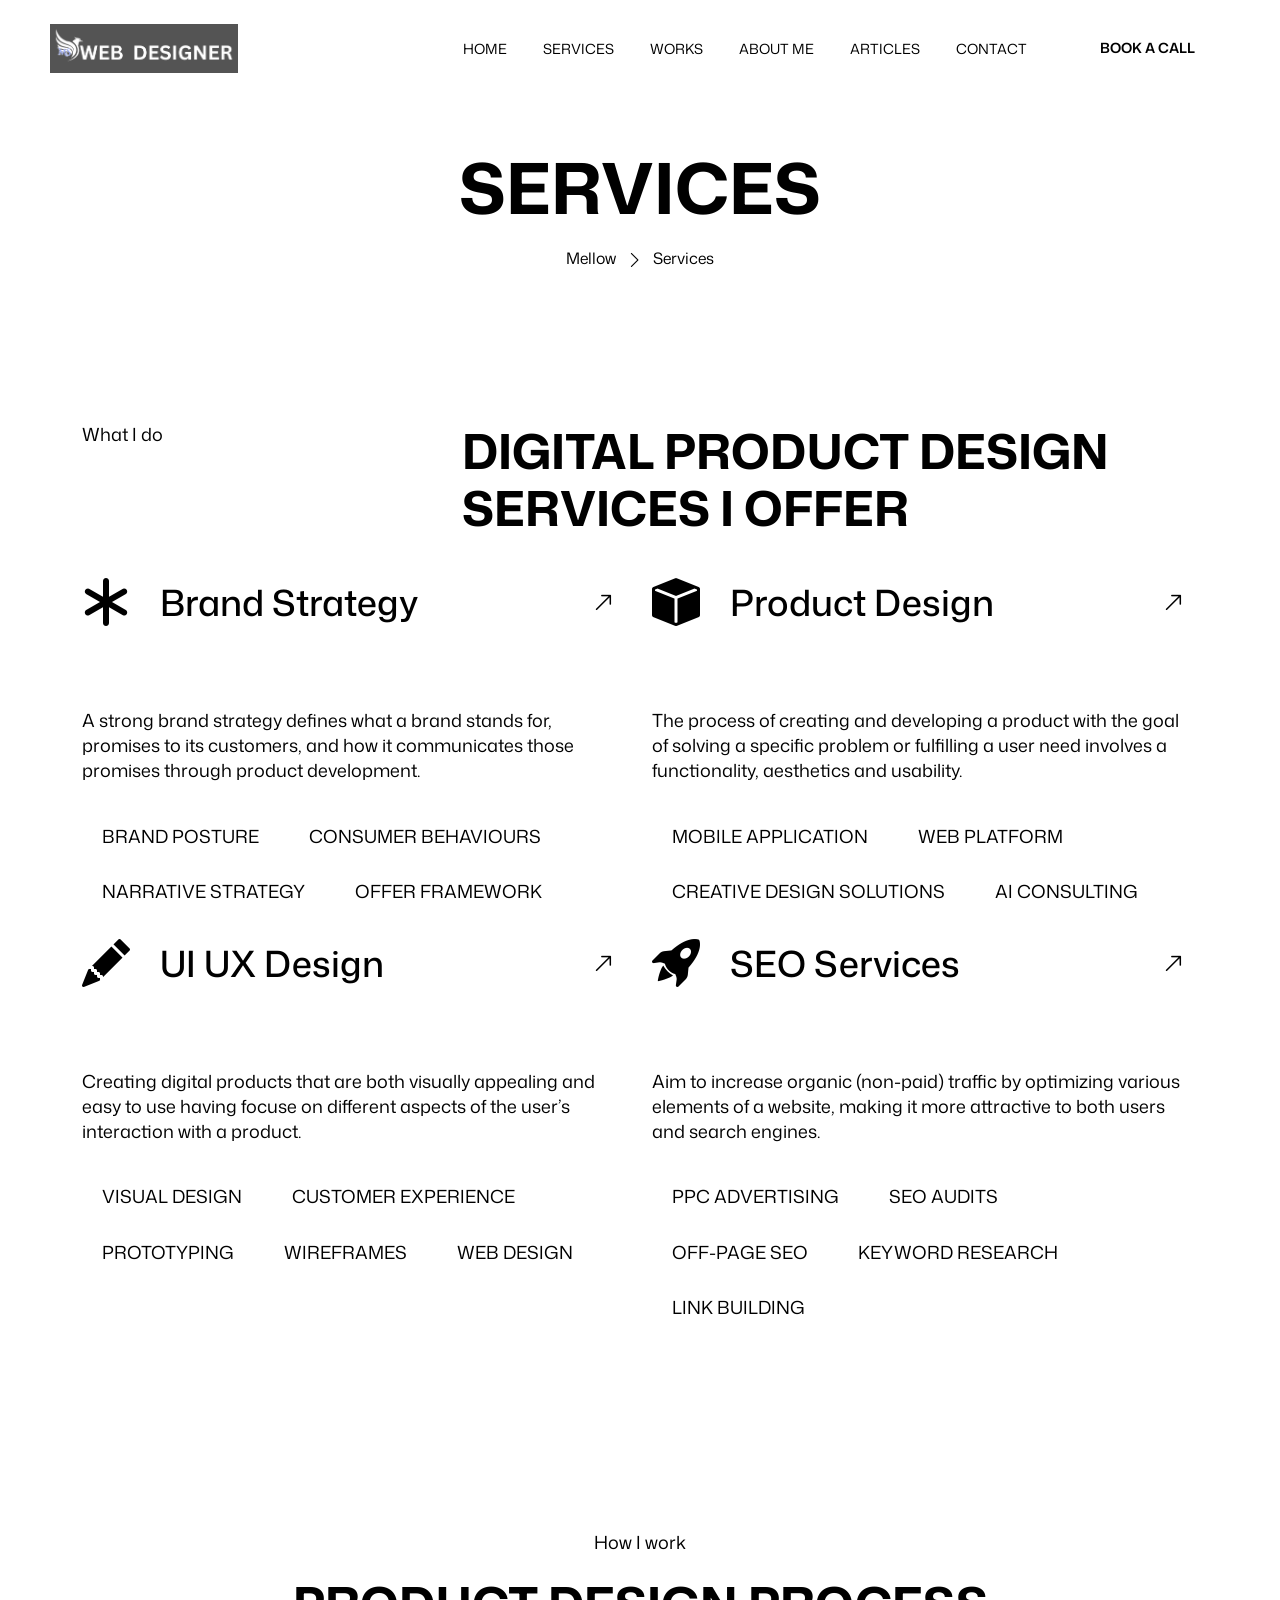
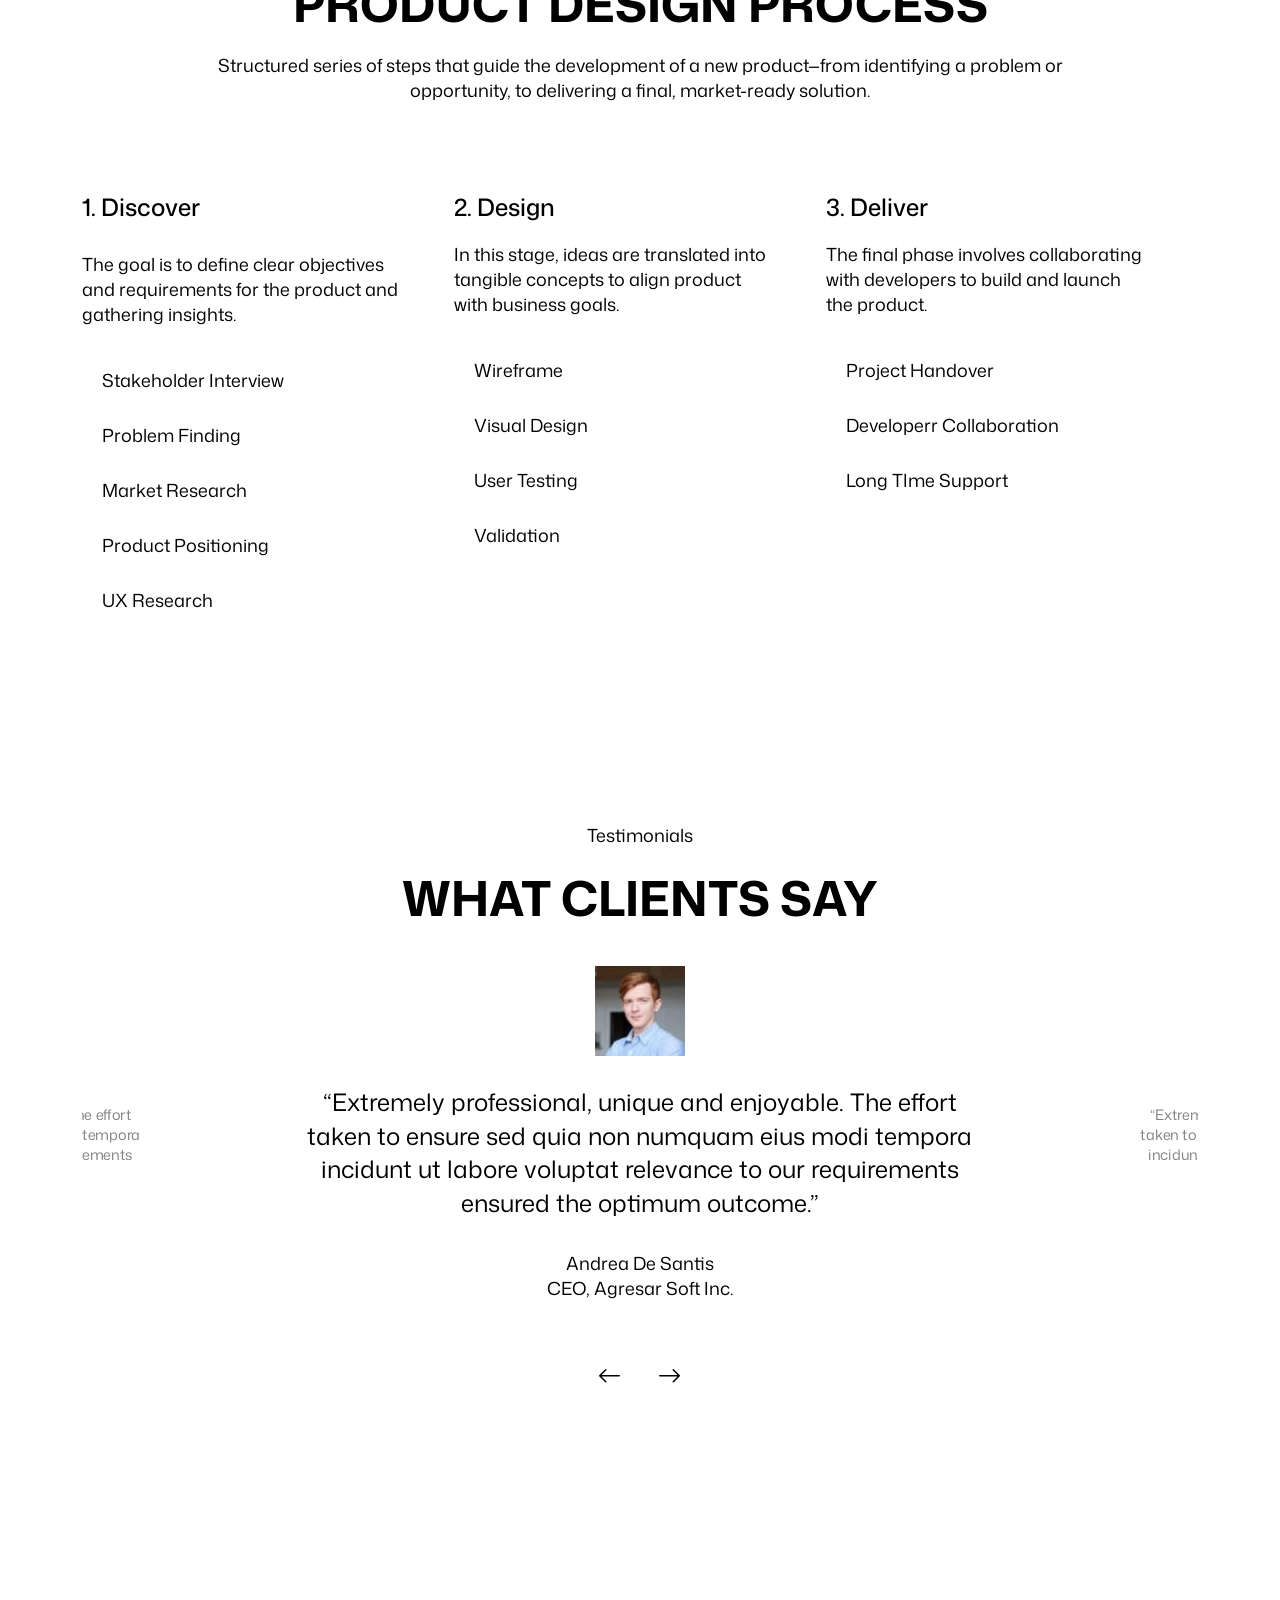
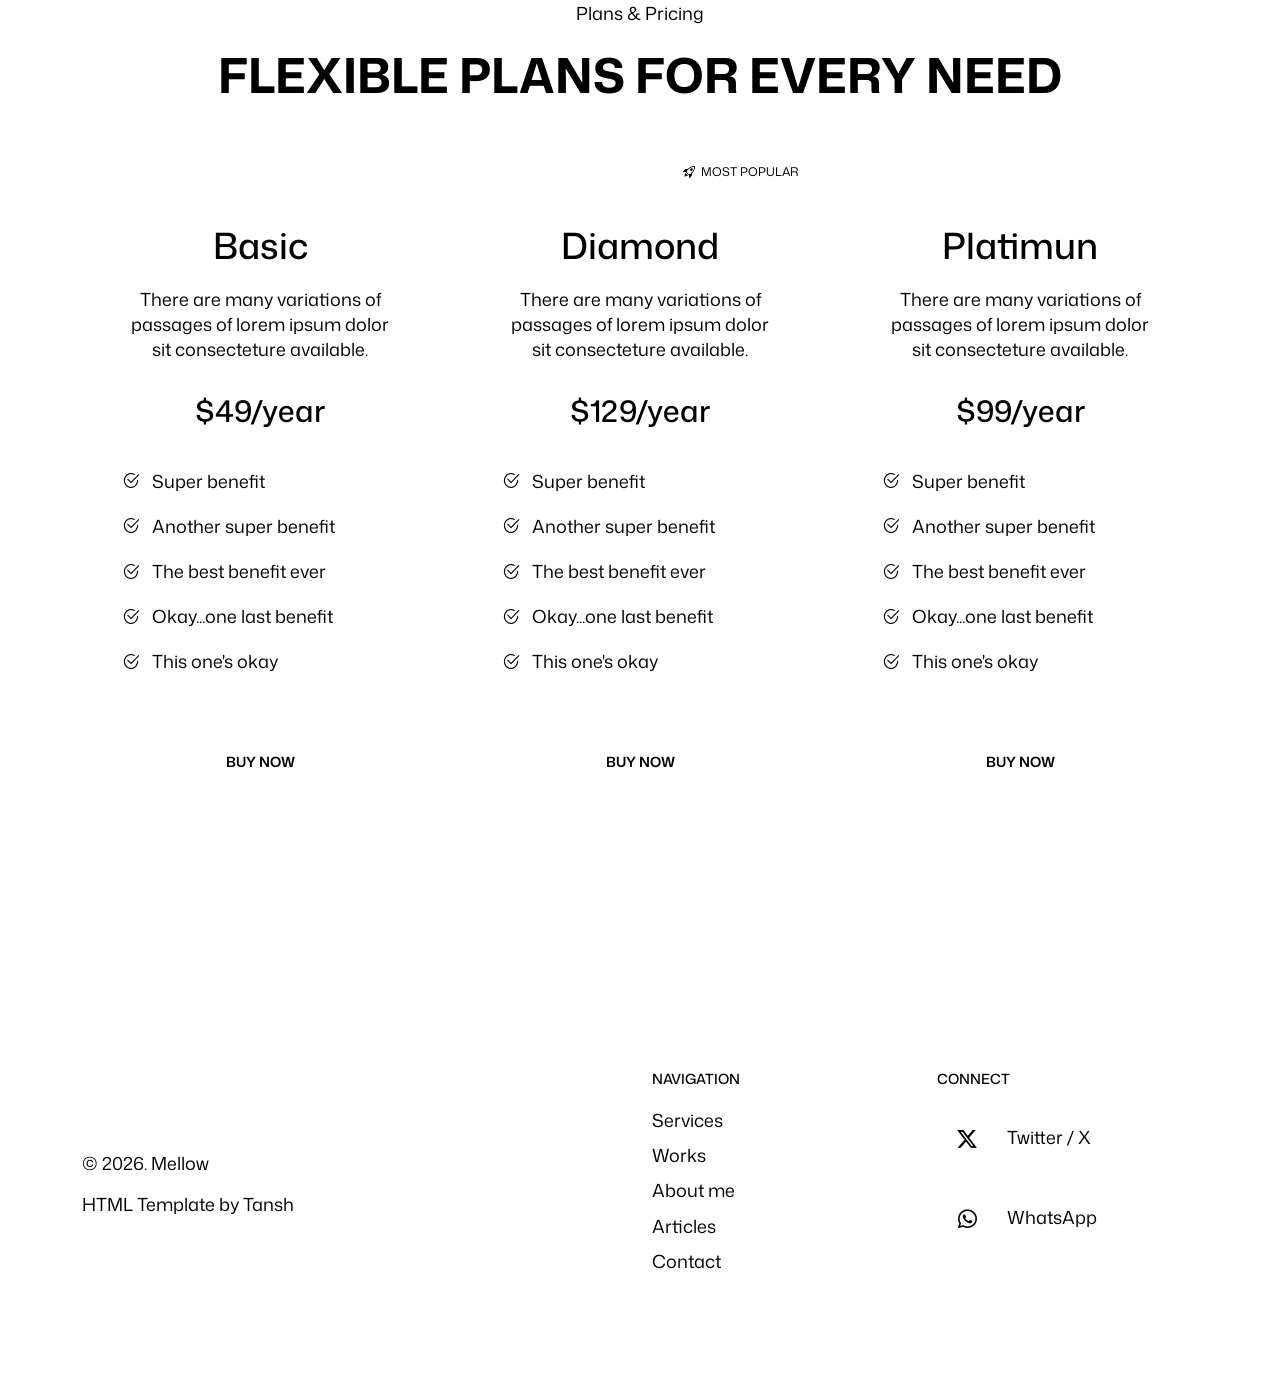
<file: mellow-st-demo/services.html>
<!doctype html>
<html lang="en">


<!-- Mirrored from tanshcreative.com/mellow-st-demo/services.html by HTTrack Website Copier/3.x [XR&CO'2014], Sun, 12 Jul 2026 09:25:16 GMT -->
<head>
    <meta charset="utf-8">
    <meta name="viewport" content="width=device-width, initial-scale=1">
    <meta name="format-detection" content="telephone=no">
    <title>Mellow Personal Portfolio, CV and Resume HTML Template</title>
    <meta name="author" content="tansh">
    <meta name="description" content="HTML Teamplate">
    <meta name="keywords" content="Personal Portfolio, CV, Resume">

    <!-- GOOGLE FONT -->
    <link rel="preconnect" href="https://fonts.googleapis.com/">
    <link rel="preconnect" href="https://fonts.gstatic.com/" crossorigin>
    <link href="https://fonts.googleapis.com/css2?family=Mona+Sans:ital,wght@0,200..900;1,200..900&amp;display=swap"
        rel="stylesheet">

    <!-- FAVICON -->
    <link rel="icon" type="image/png" sizes="32x32" href="assets/images/icons/favicon.png">
    <link rel="apple-touch-icon" sizes="180x180" href="assets/images/icons/apple-touch-icon.png">

    <!-- CSS FILES -->
    <link rel="stylesheet" href="assets/css/bootstrap.min.css">
    <link rel="stylesheet" href="assets/fonts/iconfont.css">
    <link rel="stylesheet" href="assets/css/swiper-bundle.min.css">
    <link rel="stylesheet" href="assets/css/style.css">
    <link rel="stylesheet" href="assets/css/responsive.css">
</head>

<body>
    <div id="tc-wrapper" class="clearfix">

        <!-- preloader starts -->
        <div class="tc-preloader">
            <div class="tc-preloader__inner">
                <div class="tc-preloader__img"></div>
            </div>
        </div>
        <!-- preloader ends -->

        <!-- HEADER 
============================================= -->
        <header id="tc-header-global" class="tc-header fixed-top">
            <div class="tc-header__inner">

                <!-- Logo -->
                <a class="tc-header__logo tc-scroll-link" href="#home">
                    <img src="assets/images/logo.png" alt="Site Logo" width="188" height="30">
                </a>

                <!-- Navigation -->
                <nav class="tc-header__nav navbar navbar-expand-lg ms-auto">

                    <!-- Mobile Toggle -->
                    <button id="tc-menu-button" class="tc-header__toggle navbar-toggler" type="button"
                        aria-label="Toggle navigation">
                        <span class="tc-header__toggle-line"></span>
                    </button>

                    <!-- Menu Links -->
                    <div class="tc-header__menu navbar-collapse" id="mainNavbar">
                        <ul class="tc-header__menu-list tc-scroll-nav navbar-nav ms-auto">
                            <li class="nav-item"><a class="nav-link" href="index.html#home">Home</a></li>
                            <li class="nav-item"><a class="nav-link active" href="services.html">Services</a></li>
                            <li class="nav-item"><a class="nav-link" href="index.html#works">Works</a></li>
                            <li class="nav-item"><a class="nav-link" href="about.html">About Me</a></li>
                            <li class="nav-item"><a class="nav-link" href="index.html#blog">Articles</a></li>
                            <li class="nav-item"><a class="nav-link" href="contact.html">Contact</a></li>
                        </ul>
                    </div>
                </nav>

                <!-- Header Widgets -->
                <div class="tc-header__widgets">
                    <a href="#" class="tc-btn tc-scroll-link">
                        Book a Call
                    </a>
                </div>

            </div>
        </header>
        <!-- END HEADER
================================================== -->

        <!-- PAGE TITLE
================================================== -->
        <div class="tc-page-title-wrapper">
            <div class="container">
                <h1 class="tc-page-title">Services</h1>
                <ul class="breadcrumbs">
                    <li><a href="index.html">Mellow</a></li>
                    <li>Services</li>
                </ul>
            </div>
        </div>
        <!-- END PAGE TITLE
================================================== -->

        <!-- SERVICES SECTION
================================================== -->
        <section class="tc-section section-padding">
            <div class="container">

                <!-- Section Heading -->
                <div class="row tc-section-intro">
                    <div class="col-lg-4 tc-section__subheading">
                        What I do
                    </div>
                    <div class="col-lg-8 tc-section__heading">
                        <h2>
                            Digital Product Design<br>
                            Services I Offer
                        </h2>
                    </div>
                </div>
                <!-- End Section Heading -->

                <!-- Services Row -->
                <div class="row">

                    <!-- First Column -->
                    <div class="col-md-6">
                        <div class="tc-service-card">
                            <div class="tc-service-card__header">
                                <div class="tc-icon tc-service-card__icon">
                                    <i class="icon-asterisk" aria-hidden="true"></i>
                                </div>
                                <h3 class="tc-service-card__title">Brand Strategy</h3>
                                <a class="tc-service-card__cta" href="#" role="button" aria-label="Learn more"></a>
                            </div>
                            <div class="tc-service-card__body">
                                A strong brand strategy defines what a brand stands for, promises to its
                                customers, and how it communicates those promises through product development.
                            </div>
                            <div class="tc-service-card__tags">
                                <span class="tc-service-card__tag">Brand Posture</span>
                                <span class="tc-service-card__tag">Consumer Behaviours</span>
                                <span class="tc-service-card__tag">Narrative Strategy</span>
                                <span class="tc-service-card__tag">Offer Framework</span>
                            </div>
                        </div>
                    </div>
                    <!-- End First Column -->

                    <!-- Second Column -->
                    <div class="col-md-6 mt-4 mt-md-0">
                        <div class="tc-service-card">
                            <div class="tc-service-card__header">
                                <div class="tc-icon tc-service-card__icon">
                                    <i class="icon-box-fill" aria-hidden="true"></i>
                                </div>
                                <h3 class="tc-service-card__title">Product Design</h3>
                                <a class="tc-service-card__cta" href="#" role="button" aria-label="Learn more"></a>
                            </div>
                            <div class="tc-service-card__body">
                                The process of creating and developing a product with the goal of solving a specific
                                problem or fulfilling a user need involves a functionality, aesthetics and usability.
                            </div>
                            <div class="tc-service-card__tags">
                                <span class="tc-service-card__tag">Mobile Application</span>
                                <span class="tc-service-card__tag">Web Platform</span>
                                <span class="tc-service-card__tag">Creative Design Solutions</span>
                                <span class="tc-service-card__tag">AI Consulting</span>
                            </div>
                        </div>
                    </div>
                    <!-- End Second Column -->

                    <!-- Spacer -->
                    <span class="spacer"></span>

                    <!-- Third Column -->
                    <div class="col-md-6">
                        <div class="tc-service-card">
                            <div class="tc-service-card__header">
                                <div class="tc-icon tc-service-card__icon">
                                    <i class="icon-pencil-fill" aria-hidden="true"></i>
                                </div>
                                <h3 class="tc-service-card__title">UI UX Design</h3>
                                <a class="tc-service-card__cta" href="#" role="button" aria-label="Learn more"></a>
                            </div>
                            <div class="tc-service-card__body">
                                Creating digital products that are both visually appealing and easy to use having focuse
                                on different aspects of the user’s interaction with a product.
                            </div>
                            <div class="tc-service-card__tags">
                                <span class="tc-service-card__tag">Visual Design</span>
                                <span class="tc-service-card__tag">Customer Experience</span>
                                <span class="tc-service-card__tag">Prototyping</span>
                                <span class="tc-service-card__tag">Wireframes</span>
                                <span class="tc-service-card__tag">Web Design</span>
                            </div>
                        </div>
                    </div>
                    <!-- End Third Column -->

                    <!-- Fourth Column -->
                    <div class="col-md-6 mt-4 mt-md-0">
                        <div class="tc-service-card">
                            <div class="tc-service-card__header">
                                <div class="tc-icon tc-service-card__icon">
                                    <i class="icon-rocket-takeoff-fill" aria-hidden="true"></i>
                                </div>
                                <h3 class="tc-service-card__title">SEO Services</h3>
                                <a class="tc-service-card__cta" href="#" role="button" aria-label="Learn more"></a>
                            </div>
                            <div class="tc-service-card__body">
                                Aim to increase organic (non-paid) traffic by optimizing various elements of a website,
                                making it more attractive to both users and search engines.
                            </div>
                            <div class="tc-service-card__tags">
                                <span class="tc-service-card__tag">PPC Advertising</span>
                                <span class="tc-service-card__tag">SEO Audits</span>
                                <span class="tc-service-card__tag">Off-page seo</span>
                                <span class="tc-service-card__tag">Keyword Research</span>
                                <span class="tc-service-card__tag">Link building</span>
                            </div>
                        </div>
                    </div>
                    <!-- End Fourth Column -->

                </div>
                <!-- End Services Row -->

            </div>
        </section>
        <!-- END SERVICES SECTION
================================================== -->

        <!-- PROCESS SECTION
================================================== -->
        <section class="tc-section section-padding bg-semidark">
            <div class="container">

                <!-- Section Heading -->
                <div class="row tc-section-intro text-center">
                    <p class="tc-section__subheading">
                        How I work
                    </p>
                    <h2 class="tc-section__heading">
                        Product Design Process
                    </h2>
                    <span class="spacer spacer-20"></span>
                    <p>Structured series of steps that guide the development of a new product—from identifying a problem
                        or<br>opportunity, to delivering a final, market-ready solution.</p>
                </div>
                <!-- End Section Heading -->

                <!-- Row - Process -->
                <div class="row g-0">

                    <!-- Column 1 -->
                    <div class="col-lg-4">
                        <div class="tc-process">
                            <div class="tc-process__indicator">
                                <span class="tc-process__ring"></span>
                                <span class="tc-process__dot"></span>
                            </div>
                            <h5 class="tc-process__header">
                                <span class="tc-process__number">1.</span>
                                Discover
                            </h5>
                            <div class="tc-process__content">The goal is to define clear objectives and
                                requirements
                                for the product and gathering insights.</div>

                            <div class="tc-process__keywords">
                                <span class="tc-process__keyword ">Stakeholder Interview</span><span
                                    class="tc-process__keyword ">Problem Finding</span><span
                                    class="tc-process__keyword ">Market Research</span><span
                                    class="tc-process__keyword ">Product Positioning</span><span
                                    class="tc-process__keyword ">UX Research</span>
                            </div>
                        </div>
                    </div>
                    <!-- End Column 1 -->

                    <!-- Column 2 -->
                    <div class="col-lg-4 mt-4 mt-lg-0">
                        <div class="tc-process">
                            <div class="tc-process__indicator">
                                <span class="tc-process__ring"></span>
                                <span class="tc-process__dot"></span>
                            </div>
                            <h5 class="tc-process__heading">
                                <span class="tc-process__number">2.</span>
                                Design
                            </h5>
                            <div class="tc-process__content">In this stage, ideas are translated into tangible
                                concepts to align product with business goals.</div>

                            <div class="tc-process__keywords">
                                <span class="tc-process__keyword ">Wireframe</span><span
                                    class="tc-process__keyword ">Visual Design</span><span
                                    class="tc-process__keyword ">User Testing</span><span
                                    class="tc-process__keyword ">Validation</span>
                            </div>

                        </div>
                    </div>
                    <!-- End Column 2 -->

                    <!-- Column 3 -->
                    <div class="col-lg-4 mt-4 mt-lg-0">
                        <div class="tc-process">
                            <div class="tc-process__indicator">
                                <span class="tc-process__ring"></span>
                                <span class="tc-process__dot"></span>
                            </div>
                            <h5 class="tc-process__heading">
                                <span class="tc-process__number">3.</span>
                                Deliver
                            </h5>
                            <div class="tc-process__content">The final phase involves collaborating with developers
                                to build and launch the product.</div>

                            <div class="tc-process__keywords">
                                <span class="tc-process__keyword ">Project Handover</span><span
                                    class="tc-process__keyword ">Developerr Collaboration</span><span
                                    class="tc-process__keyword ">Long TIme Support</span>
                            </div>
                        </div>
                    </div>
                    <!-- End Column 3 -->

                </div>
                <!-- End Row - Process -->

            </div>
        </section>
        <!-- END PROCESS SECTION
================================================== -->

        <!-- TESTIMONIAL SECTION
================================================== -->
        <section class="tc-section section-padding bg-dark">
            <div class="container">

                <!-- Section Heading -->
                <div class="row tc-section-intro text-center">
                    <p class="tc-section__subheading">
                        Testimonials
                    </p>
                    <h2 class="tc-section__heading">
                        What clients say
                    </h2>
                </div>
                <!-- End Section Heading -->

                <!-- Testimonial Slider -->
                <div class="tc-testimonial-carousel tc-testimonial-center tc-swiper swiper">

                    <!-- Swiper Wrapper -->
                    <div class="swiper-wrapper">

                        <!-- Slide 1 -->
                        <div class="swiper-slide">
                            <div class="tc-testimonial">
                                <div class="tc-testimonial__client-img-wrapper">
                                    <img class="tc-testimonial__client-img" src="assets/images/testm-user1.jpg" alt="">
                                </div>
                                <div class="tc-testimonial__text">“Extremely professional, unique and enjoyable. The
                                    effort taken to ensure sed quia non numquam eius modi tempora incidunt ut labore
                                    voluptat relevance to our requirements ensured the optimum outcome.”</div>
                                <div class="tc-testimonial__client-info">
                                    <p class="tc-testimonial__client-name">Andrea De Santis</p>
                                    <p class="tc-testimonial__client-job">CEO, Agresar Soft Inc.</p>
                                </div>
                            </div>
                        </div>
                        <!-- End Slide 1 -->

                        <!-- Slide 2 -->
                        <div class="swiper-slide">
                            <div class="tc-testimonial">
                                <div class="tc-testimonial__client-img-wrapper">
                                    <img class="tc-testimonial__client-img" src="assets/images/testm-user2.jpg" alt="">
                                </div>
                                <div class="tc-testimonial__text">“Extremely professional, unique and enjoyable. The
                                    effort taken to ensure sed quia non numquam eius modi tempora incidunt ut labore
                                    voluptat relevance to our requirements ensured the optimum outcome.”</div>
                                <div class="tc-testimonial__client-info">
                                    <p class="tc-testimonial__client-name">Andrea De Santis</p>
                                    <p class="tc-testimonial__client-job">CEO, Agresar Soft Inc.</p>
                                </div>
                            </div>
                        </div>
                        <!-- End Slide 2 -->

                        <!-- Slide 3 -->
                        <div class="swiper-slide">
                            <div class="tc-testimonial">
                                <div class="tc-testimonial__client-img-wrapper">
                                    <img class="tc-testimonial__client-img" src="assets/images/testm-user3.jpg" alt="">
                                </div>
                                <div class="tc-testimonial__text">“Extremely professional, unique and enjoyable. The
                                    effort taken to ensure sed quia non numquam eius modi tempora incidunt ut labore
                                    voluptat relevance to our requirements ensured the optimum outcome.”</div>
                                <div class="tc-testimonial__client-info">
                                    <p class="tc-testimonial__client-name">Thomas Luze</p>
                                    <p class="tc-testimonial__client-job">Senior Product Developer @ ThisOne</p>
                                </div>
                            </div>
                        </div>
                        <!-- End Slide 3 -->

                        <!-- Slide 4 -->
                        <div class="swiper-slide">
                            <div class="tc-testimonial">
                                <div class="tc-testimonial__client-img-wrapper">
                                    <img class="tc-testimonial__client-img" src="assets/images/testm-user2.jpg" alt="">
                                </div>
                                <div class="tc-testimonial__text">“Extremely professional, unique and enjoyable. The
                                    effort taken to ensure sed quia non numquam eius modi tempora incidunt ut labore
                                    voluptat relevance to our requirements ensured the optimum outcome.”</div>
                                <div class="tc-testimonial__client-info">
                                    <p class="tc-testimonial__client-name">Andrea De Santis</p>
                                    <p class="tc-testimonial__client-job">CEO, Agresar Soft Inc.</p>
                                </div>
                            </div>
                        </div>
                        <!-- End Slide 4 -->

                    </div>
                    <!-- End Swiper Wrapper -->

                    <!-- Swiper Pager -->
                    <div class="tc-swiper-nav tc-swiper-arrow-nav">
                        <div class="swiper-button-prev tc-swiper-button tc-testimonial__prev"></div>
                        <div class="swiper-button-next tc-swiper-button tc-testimonial__next"></div>
                    </div>
                    <!-- End Swiper Pager -->

                </div>
                <!-- End Testimonial Slider -->

            </div>
        </section>
        <!-- END TESTIMONIAL SECTION
================================================== -->

        <!-- PRICING SECTION
================================================== -->
        <section class="tc-section section-padding bg-semidark">
            <div class="container">

                <!-- Section Heading -->
                <div class="row tc-section-intro text-center">
                    <p class="tc-section__subheading">
                        Plans & Pricing
                    </p>
                    <h2 class="tc-section__heading">
                        Flexible Plans for Every Need
                    </h2>
                </div>
                <!-- End Section Heading -->

                <div class="row">
                    <!-- Pricing 1 -->
                    <div class="col-lg-4 mt-lg-0">
                        <div class="tc-pricing">
                            <h3>Basic</h3>
                            <p>There are many variations of passages of lorem ipsum dolor sit consecteture available.
                            </p>
                            <h4 class="tc-pricing__price">$49/year</h4>
                            <ul>
                                <li>Super benefit</li>
                                <li>Another super benefit</li>
                                <li>The best benefit ever</li>
                                <li>Okay...one last benefit</li>
                                <li>This one's okay</li>
                            </ul>
                            <a href="#" class="tc-btn">Buy Now</a>
                        </div>
                    </div>

                    <!-- Pricing 2 -->
                    <div class="col-lg-4 mt-4 mt-lg-0">
                        <div class="tc-pricing">
                            <div class="tc-pricing__popular">
                                <i class="icon-rocket-takeoff"></i>
                                MOST POPULAR
                            </div>
                            <h3>Diamond</h3>
                            <p>There are many variations of passages of lorem ipsum dolor sit consecteture available.
                            </p>
                            <h4 class="tc-pricing__price">$129/year</h4>
                            <ul>
                                <li>Super benefit</li>
                                <li>Another super benefit</li>
                                <li>The best benefit ever</li>
                                <li>Okay...one last benefit</li>
                                <li>This one's okay</li>
                            </ul>
                            <a href="#" class="tc-btn">Buy Now</a>
                        </div>
                    </div>

                    <!-- Pricing 3 -->
                    <div class="col-lg-4 mt-4 mt-lg-0">
                        <div class="tc-pricing">
                            <h3>Platimun</h3>
                            <p>There are many variations of passages of lorem ipsum dolor sit consecteture available.
                            </p>
                            <h4 class="tc-pricing__price">$99/year</h4>
                            <ul>
                                <li>Super benefit</li>
                                <li>Another super benefit</li>
                                <li>The best benefit ever</li>
                                <li>Okay...one last benefit</li>
                                <li>This one's okay</li>
                            </ul>
                            <a href="#" class="tc-btn">Buy Now</a>
                        </div>
                    </div>
                </div>
            </div>
        </section>
        <!-- END PRICING SECTION
================================================== -->

        <!-- FOOTER
================================================== -->
        <footer id="tc-footer">
            <div class="container">

                <!-- Row - Footer -->
                <div class="row">

                    <!-- Column 1 -->
                    <div class="col-md-6 mt-4 mt-md-0">
                        <img src="assets/images/logo-symbol.png" alt="Footer Logo" width="79" height="50">
                        <span class="spacer spacer-30"></span>
                        <p>© 2026. Mellow</p>
                        <p>HTML Template by Tansh</p>
                    </div>
                    <!-- End Column 1 -->

                    <!-- Column 2 -->
                    <div class="col-md-3 mt-5 mt-md-0">
                        <h6>Navigation</h6>
                        <ul class="tc-list-block">
                            <li><a href="index.html#services" class="tc-scroll-link">Services</a></li>
                            <li><a href="index.html#works" class="tc-scroll-link">Works</a></li>
                            <li><a href="index.html#about" class="tc-scroll-link">About me</a></li>
                            <li><a href="index.html#blog" class="tc-scroll-link">Articles</a></li>
                            <li><a href="#" class="tc-scroll-link">Contact</a></li>
                        </ul>
                    </div>
                    <!-- End Column 2 -->

                    <!-- Column 3 -->
                    <div class="col-md-3 mt-5 mt-md-0">
                        <h6>Connect</h6>
                        <div class="tc-social-links">
                            <ul class="tc-social-links__list">
                                <li class="tc-social-links__item">
                                    <a class="tc-social-links__link tc-social--x" href="#" title="Twitter / X"
                                        target="_blank" rel="nofollow" aria-label="Twitter / X">
                                        <span class="tc-social-links__label">Twitter / X</span>
                                    </a>
                                </li>
                                <li class="tc-social-links__item">
                                    <a class="tc-social-links__link tc-social--whatsapp" href="#" title="WhatsApp"
                                        target="_blank" rel="nofollow" aria-label="WhatsApp">
                                        <span class="tc-social-links__label">WhatsApp</span>
                                    </a>
                                </li>
                            </ul>
                        </div>
                    </div>
                    <!-- End Column 3 -->

                </div>
                <!-- End Row - Footer -->

            </div>
        </footer>
        <!-- END FOOTER
================================================== -->

    </div>
    <!-- END #tc-wrapper -->

    <!-- Cursor -->
    <div class="tc-cursor-wrapper tc-cursor"></div>

    <!-- JS FILES -->
    <script src="assets/js/jquery.min.js"></script>
    <script src="assets/js/bootstrap.bundle.min.js"></script>
    <script src="assets/js/swiper-bundle.min.js"></script>
    <script src="assets/js/imagesloaded.pkgd.min.js"></script>
    <script src="assets/js/isotope.pkgd.min.js"></script>
    <script src="assets/js/jquery.validate.min.js"></script>
    <script src="assets/js/custom.js"></script>
</body>


<!-- Mirrored from tanshcreative.com/mellow-st-demo/services.html by HTTrack Website Copier/3.x [XR&CO'2014], Sun, 12 Jul 2026 09:25:16 GMT -->
</html>
</file>
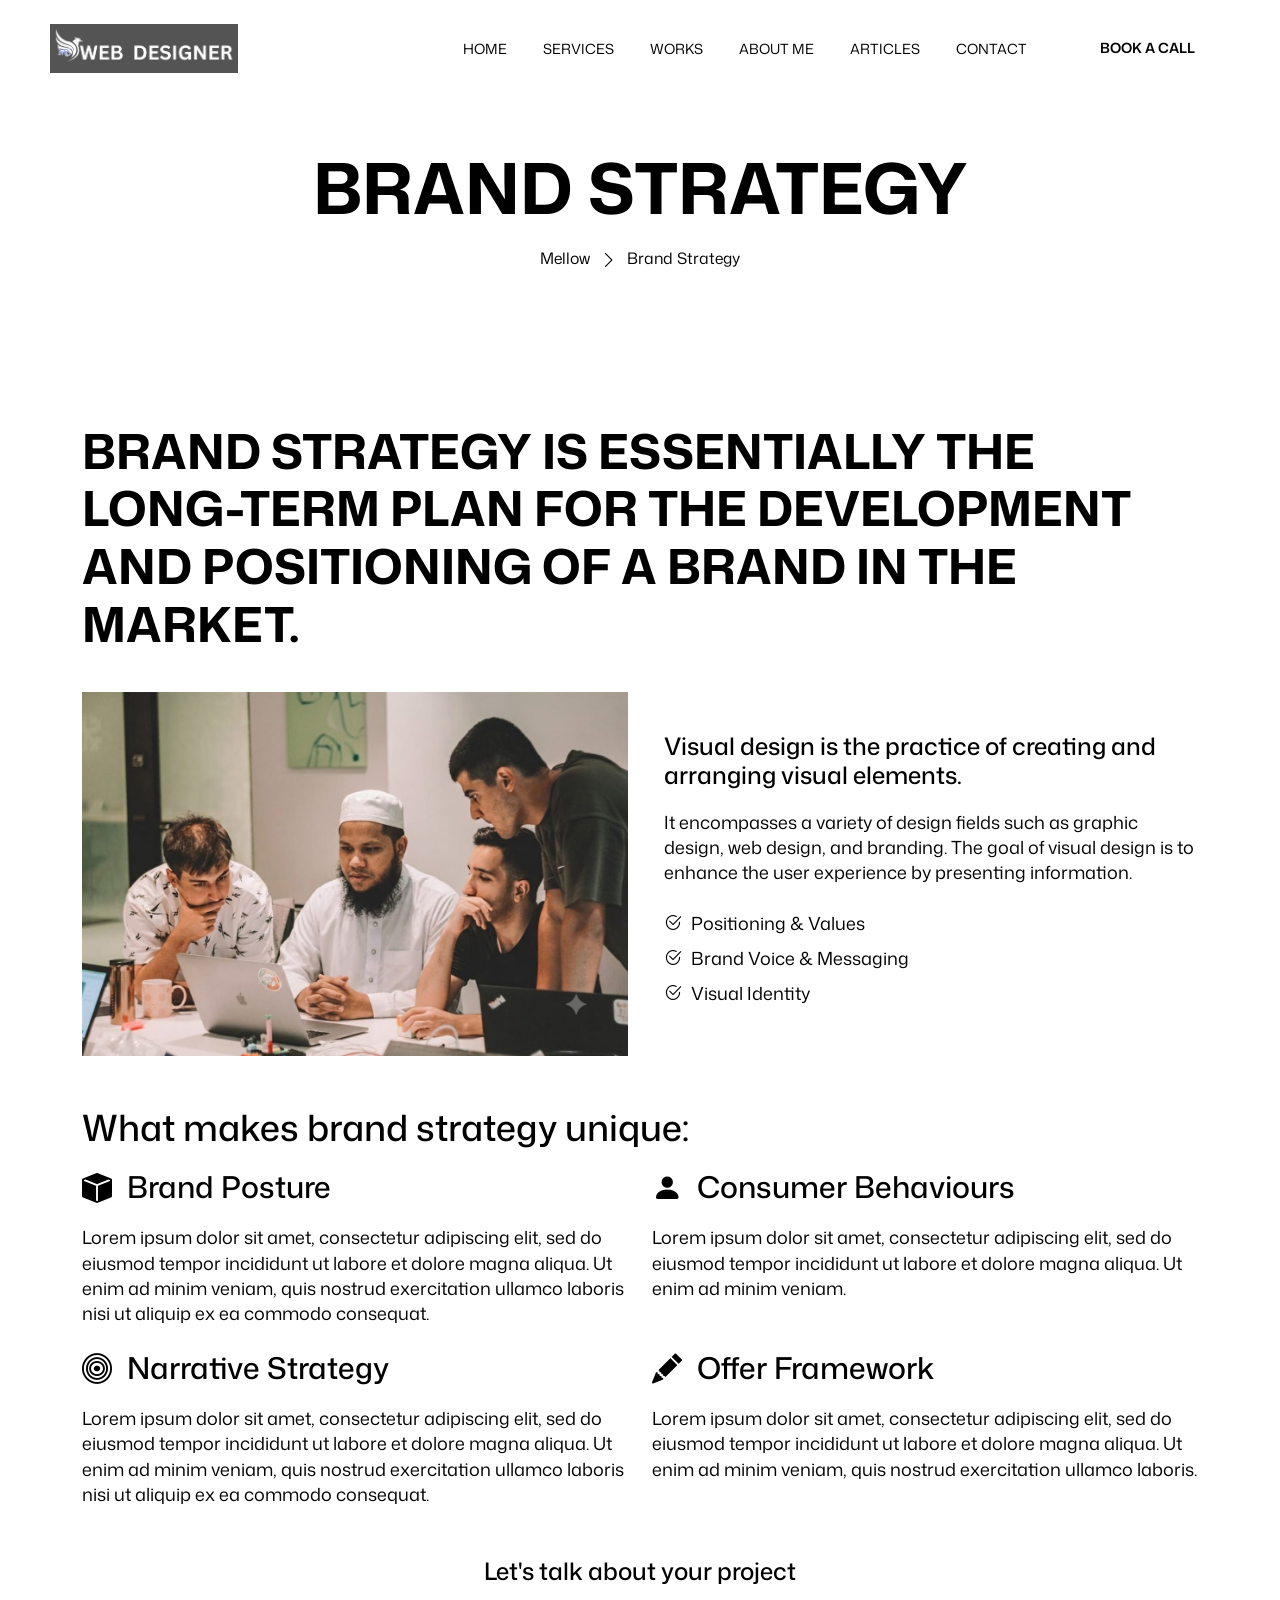
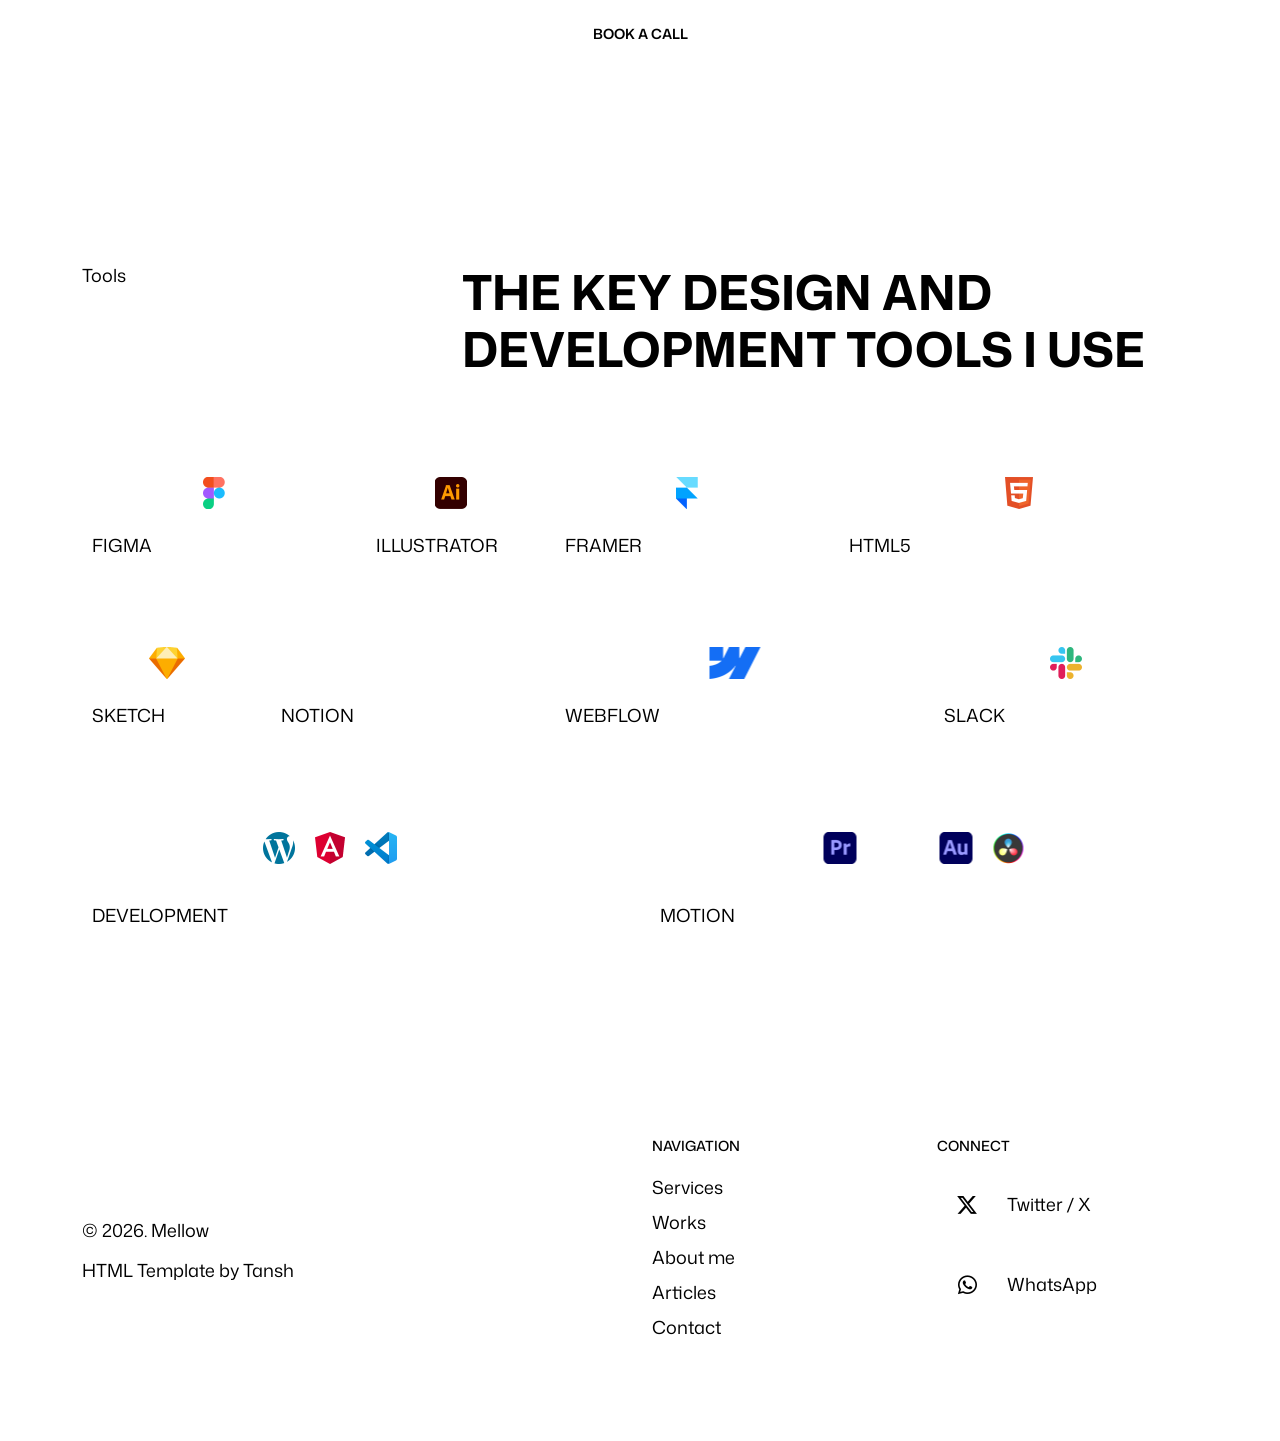
<file: mellow-st-demo/single-service.html>
<!doctype html>
<html lang="en">


<!-- Mirrored from tanshcreative.com/mellow-st-demo/single-service.html by HTTrack Website Copier/3.x [XR&CO'2014], Sun, 12 Jul 2026 09:25:16 GMT -->
<head>
    <meta charset="utf-8">
    <meta name="viewport" content="width=device-width, initial-scale=1">
    <meta name="format-detection" content="telephone=no">
    <title>Mellow Personal Portfolio, CV and Resume HTML Template</title>
    <meta name="author" content="tansh">
    <meta name="description" content="HTML Teamplate">
    <meta name="keywords" content="Personal Portfolio, CV, Resume">

    <!-- GOOGLE FONT -->
    <link rel="preconnect" href="https://fonts.googleapis.com/">
    <link rel="preconnect" href="https://fonts.gstatic.com/" crossorigin>
    <link href="https://fonts.googleapis.com/css2?family=Mona+Sans:ital,wght@0,200..900;1,200..900&amp;display=swap"
        rel="stylesheet">

    <!-- FAVICON -->
    <link rel="icon" type="image/png" sizes="32x32" href="assets/images/icons/favicon.png">
    <link rel="apple-touch-icon" sizes="180x180" href="assets/images/icons/apple-touch-icon.png">

    <!-- CSS FILES -->
    <link rel="stylesheet" href="assets/css/bootstrap.min.css">
    <link rel="stylesheet" href="assets/fonts/iconfont.css">
    <link rel="stylesheet" href="assets/css/swiper-bundle.min.css">
    <link rel="stylesheet" href="assets/css/style.css">
    <link rel="stylesheet" href="assets/css/responsive.css">
</head>

<body>
    <div id="tc-wrapper" class="clearfix">

        <!-- preloader starts -->
        <div class="tc-preloader">
            <div class="tc-preloader__inner">
                <div class="tc-preloader__img"></div>
            </div>
        </div>
        <!-- preloader ends -->

        <!-- HEADER 
============================================= -->
        <header id="tc-header-global" class="tc-header fixed-top">
            <div class="tc-header__inner">

                <!-- Logo -->
                <a class="tc-header__logo tc-scroll-link" href="#home">
                    <img src="assets/images/logo.png" alt="Site Logo" width="188" height="30">
                </a>

                <!-- Navigation -->
                <nav class="tc-header__nav navbar navbar-expand-lg ms-auto">

                    <!-- Mobile Toggle -->
                    <button id="tc-menu-button" class="tc-header__toggle navbar-toggler" type="button"
                        aria-label="Toggle navigation">
                        <span class="tc-header__toggle-line"></span>
                    </button>

                    <!-- Menu Links -->
                    <div class="tc-header__menu navbar-collapse" id="mainNavbar">
                        <ul class="tc-header__menu-list tc-scroll-nav navbar-nav ms-auto">
                            <li class="nav-item"><a class="nav-link" href="index.html#home">Home</a></li>
                            <li class="nav-item"><a class="nav-link active" href="services.html">Services</a></li>
                            <li class="nav-item"><a class="nav-link" href="index.html#works">Works</a></li>
                            <li class="nav-item"><a class="nav-link" href="about.html">About Me</a></li>
                            <li class="nav-item"><a class="nav-link" href="index.html#blog">Articles</a></li>
                            <li class="nav-item"><a class="nav-link" href="contact.html">Contact</a></li>
                        </ul>
                    </div>
                </nav>

                <!-- Header Widgets -->
                <div class="tc-header__widgets">
                    <a href="#" class="tc-btn tc-scroll-link">
                        Book a Call
                    </a>
                </div>

            </div>
        </header>
        <!-- END HEADER
================================================== -->

        <!-- PAGE TITLE
================================================== -->
        <div class="tc-page-title-wrapper">
            <div class="container">
                <h1 class="tc-page-title">Brand Strategy</h1>
                <ul class="breadcrumbs">
                    <li><a href="index.html">Mellow</a></li>
                    <li>Brand Strategy</li>
                </ul>
            </div>
        </div>
        <!-- END PAGE TITLE
================================================== -->

        <!-- SECTION
================================================== -->
        <section class="tc-section section-padding">
            <div class="container">

                <!-- Section Heading -->
                <div class="row tc-section-intro">
                    <div class="col-lg-12 tc-section__heading">
                        <h2>
                            Brand strategy is essentially the long-term plan for the development and positioning of a
                            brand in
                            the market.
                        </h2>
                    </div>
                </div>
                <!-- End Section Heading -->

                <!-- Row -->
                <div class="row d-flex align-items-center">

                    <!-- First Column -->
                    <div class="col-md-6">
                        <img src="assets/images/post-img2.jpg" class="tc-radius--rounded">
                    </div>
                    <!-- End First Column -->

                    <!-- Second Column -->
                    <div class="col-md-6 mt-4 mt-md-0 ps-4">
                        <h5>Visual design is the practice of creating and arranging visual elements.</h5>
                        <p>It encompasses a variety of design fields such as graphic design, web design, and branding.
                            The goal of visual design is to enhance the user experience by presenting information.</p>
                        <span class="spacer spacer-10"></span>
                        <ul class="tc-list-with-icon color-light">
                            <li>
                                <span class="tc-list-with-icon__icon">
                                    <i class="icon-check2-circle"></i>
                                </span>
                                Positioning &amp; Values
                            </li>
                            <li>
                                <span class="tc-list-with-icon__icon">
                                    <i class="icon-check2-circle"></i>
                                </span>
                                Brand Voice &amp; Messaging
                            </li>
                            <li>
                                <span class="tc-list-with-icon__icon">
                                    <i class="icon-check2-circle"></i>
                                </span>
                                Visual Identity
                            </li>
                        </ul>
                    </div>
                    <!-- End Second Column -->

                </div>
                <!-- End Row -->

                <span class="spacer spacer-50"></span>
                <h3>What makes brand strategy unique:</h3>

                <!-- Row -->
                <div class="row">

                    <!-- First Column -->
                    <div class="col-md-6 d-flex">
                        <div class="tc-box w-100">
                            <h4 class="tc-heading--has-icon"><i class="icon-box-fill"></i> Brand
                                Posture</h4>
                            <p>Lorem ipsum dolor sit amet, consectetur adipiscing elit, sed do eiusmod tempor incididunt
                                ut labore et dolore magna aliqua. Ut enim ad minim veniam, quis nostrud exercitation
                                ullamco laboris nisi ut aliquip ex ea commodo consequat.</p>
                        </div>
                    </div>
                    <!-- End First Column -->
                    <!-- Second Column -->
                    <div class="col-md-6 mt-4 mt-md-0 d-flex">
                        <div class="tc-box w-100">
                            <h4 class="tc-heading--has-icon"><i class="icon-person-fill"></i> Consumer Behaviours</h4>
                            <p>Lorem ipsum dolor sit amet, consectetur adipiscing elit, sed do eiusmod tempor incididunt
                                ut labore et dolore magna aliqua. Ut enim ad minim veniam.</p>
                        </div>
                    </div>
                    <!-- End Second Column -->

                    <!-- Spacer -->
                    <span class="spacer"></span>

                    <!-- First Column -->
                    <div class="col-md-6 d-flex">
                        <div class="tc-box w-100">
                            <h4 class="tc-heading--has-icon"><i class="icon-bullseye"></i> Narrative Strategy</h4>
                            <p>Lorem ipsum dolor sit amet, consectetur adipiscing elit, sed do eiusmod tempor incididunt
                                ut labore et dolore magna aliqua. Ut enim ad minim veniam, quis nostrud exercitation
                                ullamco laboris nisi ut aliquip ex ea commodo consequat.</p>
                        </div>
                    </div>
                    <!-- End First Column -->
                    <!-- Second Column -->
                    <div class="col-md-6 mt-4 mt-md-0 d-flex">
                        <div class="tc-box w-100">
                            <h4 class="tc-heading--has-icon"><i class="icon-pencil-fill"></i> Offer Framework</h4>
                            <p>Lorem ipsum dolor sit amet, consectetur adipiscing elit, sed do eiusmod tempor incididunt
                                ut labore et dolore magna aliqua. Ut enim ad minim veniam, quis nostrud exercitation
                                ullamco laboris.</p>
                        </div>
                    </div>
                    <!-- End Second Column -->

                </div>
                <!-- End Row -->

                <span class="spacer spacer-50"></span>
                <h5 class="text-center">Let's talk about your project</h5>
                <p class="text-center">
                    <a class="tc-btn" role="button">
                        Book A Call
                    </a>
                </p>

            </div>
        </section>
        <!-- END SECTION
================================================== -->

        <!-- TOOLS SECTION
================================================== -->
        <section class="tc-section section-padding bg-semidark">
            <div class="container">

                <!-- Section Heading -->
                <div class="row tc-section-intro">
                    <div class="col-lg-4 tc-section__subheading">
                        Tools
                    </div>
                    <div class="col-lg-8 tc-section__heading">
                        <h2>
                            The key design and development tools I use
                        </h2>
                    </div>
                </div>
                <!-- End Section Heading -->

                <!-- Row - Tools -->
                <div class="row">
                    <div class="col-12">

                        <!-- Tools Grid -->
                        <div class="tc-tools">
                            <!-- Tools Row 1 -->
                            <div class="tc-tools__card span-3">
                                <img src="assets/images/figma.png" alt="">
                                <span class="tc-tools__heading">FIGMA</span>
                            </div>
                            <div class="tc-tools__card span-2">
                                <img src="assets/images/illustrator.png" alt="">
                                <span class="tc-tools__heading">ILLUSTRATOR</span>
                            </div>
                            <div class="tc-tools__card span-3">
                                <img src="assets/images/framer.png" alt="">
                                <span class="tc-tools__heading">FRAMER</span>
                            </div>
                            <div class="tc-tools__card span-4">
                                <img src="assets/images/html.png" alt="">
                                <span class="tc-tools__heading">HTML5</span>
                            </div>
                            <!-- Tools Row 2 -->
                            <div class="tc-tools__card span-2">
                                <img src="assets/images/sketch.png" alt="">
                                <span class="tc-tools__heading">SKETCH</span>
                            </div>
                            <div class="tc-tools__card span-3">
                                <img src="assets/images/notion.png" alt="">
                                <span class="tc-tools__heading">NOTION</span>
                            </div>
                            <div class="tc-tools__card span-4">
                                <img src="assets/images/webflow.png" alt="">
                                <span class="tc-tools__heading">WEBFLOW</span>
                            </div>
                            <div class="tc-tools__card span-3">
                                <img src="assets/images/slack.png" alt="">
                                <span class="tc-tools__heading">SLACK</span>
                            </div>
                            <!-- Tools Row 3 -->
                            <div class="tc-tools__card span-6">
                                <div class="tc-tools__icon-group">
                                    <img src="assets/images/wordpress.png" alt="">
                                    <img src="assets/images/angular.png" alt="">
                                    <img src="assets/images/visual-studio.png" alt="">
                                    <img src="assets/images/nextjs.png" alt="">
                                </div>
                                <span class="tc-tools__heading">DEVELOPMENT</span>
                            </div>
                            <div class="tc-tools__card span-6">
                                <div class="tc-tools__icon-group">
                                    <img src="assets/images/premier.png" alt="">
                                    <img src="assets/images/capcut.png" alt="">
                                    <img src="assets/images/audition.png" alt="">
                                    <img src="assets/images/davinci.png" alt="">
                                </div>
                                <span class="tc-tools__heading">MOTION</span>
                            </div>
                        </div>
                        <!-- End Tools Grid -->

                    </div>
                </div>
                <!-- End Row - Tools -->

            </div>
        </section>
        <!-- END TOOLS SECTION
================================================== -->

        <!-- FOOTER
================================================== -->
        <footer id="tc-footer">
            <div class="container">

                <!-- Row - Footer -->
                <div class="row">

                    <!-- Column 1 -->
                    <div class="col-md-6 mt-4 mt-md-0">
                        <img src="assets/images/logo-symbol.png" alt="Footer Logo" width="79" height="50">
                        <span class="spacer spacer-30"></span>
                        <p>© 2026. Mellow</p>
                        <p>HTML Template by Tansh</p>
                    </div>
                    <!-- End Column 1 -->

                    <!-- Column 2 -->
                    <div class="col-md-3 mt-5 mt-md-0">
                        <h6>Navigation</h6>
                        <ul class="tc-list-block">
                            <li><a href="index.html#services" class="tc-scroll-link">Services</a></li>
                            <li><a href="index.html#works" class="tc-scroll-link">Works</a></li>
                            <li><a href="index.html#about" class="tc-scroll-link">About me</a></li>
                            <li><a href="index.html#blog" class="tc-scroll-link">Articles</a></li>
                            <li><a href="#" class="tc-scroll-link">Contact</a></li>
                        </ul>
                    </div>
                    <!-- End Column 2 -->

                    <!-- Column 3 -->
                    <div class="col-md-3 mt-5 mt-md-0">
                        <h6>Connect</h6>
                        <div class="tc-social-links">
                            <ul class="tc-social-links__list">
                                <li class="tc-social-links__item">
                                    <a class="tc-social-links__link tc-social--x" href="#" title="Twitter / X"
                                        target="_blank" rel="nofollow" aria-label="Twitter / X">
                                        <span class="tc-social-links__label">Twitter / X</span>
                                    </a>
                                </li>
                                <li class="tc-social-links__item">
                                    <a class="tc-social-links__link tc-social--whatsapp" href="#" title="WhatsApp"
                                        target="_blank" rel="nofollow" aria-label="WhatsApp">
                                        <span class="tc-social-links__label">WhatsApp</span>
                                    </a>
                                </li>
                            </ul>
                        </div>
                    </div>
                    <!-- End Column 3 -->

                </div>
                <!-- End Row - Footer -->

            </div>
        </footer>
        <!-- END FOOTER
================================================== -->

    </div>
    <!-- END #tc-wrapper -->

    <!-- Cursor -->
    <div class="tc-cursor-wrapper tc-cursor"></div>

    <!-- JS FILES -->
    <script src="assets/js/jquery.min.js"></script>
    <script src="assets/js/bootstrap.bundle.min.js"></script>
    <script src="assets/js/swiper-bundle.min.js"></script>
    <script src="assets/js/imagesloaded.pkgd.min.js"></script>
    <script src="assets/js/isotope.pkgd.min.js"></script>
    <script src="assets/js/jquery.validate.min.js"></script>
    <script src="assets/js/custom.js"></script>
</body>


<!-- Mirrored from tanshcreative.com/mellow-st-demo/single-service.html by HTTrack Website Copier/3.x [XR&CO'2014], Sun, 12 Jul 2026 09:25:16 GMT -->
</html>
</file>
<file: mellow-st-demo/assets/fonts/iconfont.css>
@font-face { font-family: 'icomoon'; src: url('icomoon.ttf') format('truetype'),  url('icomoon.woff') format('woff'),  url('icomoon683a.svg?qgu4gw#icomoon') format('svg'); font-weight: normal; font-style: normal; font-display: block; }
[class^="icon-"], [class*=" icon-"] { /* use !important to prevent issues with browser extensions that change fonts */
font-family: 'icomoon' !important; speak: never; font-style: normal; font-weight: normal; font-variant: normal; text-transform: none; line-height: 1; /* Better Font Rendering =========== */
-webkit-font-smoothing: antialiased; -moz-osx-font-smoothing: grayscale; }
.icon-asterisk:before { content: "\e900"; }
.icon-award:before { content: "\e901"; }
.icon-award-fill:before { content: "\e902"; }
.icon-box:before { content: "\e903"; }
.icon-box-fill:before { content: "\e904"; }
.icon-briefcase:before { content: "\e905"; }
.icon-briefcase-fill:before { content: "\e906"; }
.icon-bullseye:before { content: "\e907"; }
.icon-buildings:before { content: "\e908"; }
.icon-check-circle-fill:before { content: "\e909"; }
.icon-check-circle:before { content: "\e90a"; }
.icon-circle-fill:before { content: "\e90b"; }
.icon-circle:before { content: "\e90c"; }
.icon-circle-half:before { content: "\e90d"; }
.icon-cloud-arrow-up-fill:before { content: "\e90e"; }
.icon-cloud-arrow-up:before { content: "\e90f"; }
.icon-cloud-arrow-down:before { content: "\e910"; }
.icon-cloud-arrow-down-fill:before { content: "\e911"; }
.icon-dash:before { content: "\e912"; }
.icon-dash-lg:before { content: "\e913"; }
.icon-eye-fill:before { content: "\e914"; }
.icon-eye:before { content: "\e915"; }
.icon-globe:before { content: "\e916"; }
.icon-globe2:before { content: "\e917"; }
.icon-hand-thumbs-up:before { content: "\e918"; }
.icon-hand-thumbs-up-fill:before { content: "\e919"; }
.icon-lightning-charge:before { content: "\e91a"; }
.icon-lightning-charge-fill:before { content: "\e91b"; }
.icon-lightning-fill:before { content: "\e91c"; }
.icon-link:before { content: "\e91d"; }
.icon-pencil:before { content: "\e91e"; }
.icon-pencil-fill:before { content: "\e91f"; }
.icon-plus:before { content: "\e920"; }
.icon-plus-lg:before { content: "\e921"; }
.icon-rocket-takeoff:before { content: "\e922"; }
.icon-rocket-takeoff-fill:before { content: "\e923"; }
.icon-rulers:before { content: "\e924"; }
.icon-search:before { content: "\e925"; }
.icon-sliders:before { content: "\e926"; }
.icon-star:before { content: "\e927"; }
.icon-star-fill:before { content: "\e928"; }
.icon-star-half:before { content: "\e929"; }
.icon-stars:before { content: "\e92a"; }
.icon-tag:before { content: "\e92b"; }
.icon-tag-fill:before { content: "\e92c"; }
.icon-wrench-adjustable:before { content: "\e92d"; }
.icon-clock:before { content: "\e92e"; }
.icon-reply:before { content: "\e92f"; }
.icon-reply-fill:before { content: "\e930"; }
.icon-check-lg:before { content: "\e931"; }
.icon-check2:before { content: "\e932"; }
.icon-check2-circle:before { content: "\e933"; }
.icon-check2-square:before { content: "\e934"; }
.icon-check2-all:before { content: "\e935"; }
.icon-x-circle-fill:before { content: "\e936"; }
.icon-x:before { content: "\e937"; }
.icon-x-circle:before { content: "\e938"; }
.icon-play-fill:before { content: "\e939"; }
.icon-play:before { content: "\e93a"; }
.icon-chevron-down:before { content: "\e93b"; }
.icon-chevron-left:before { content: "\e93c"; }
.icon-chevron-right:before { content: "\e93d"; }
.icon-chevron-up:before { content: "\e93e"; }
.icon-caret-down-fill:before { content: "\e93f"; }
.icon-caret-left-fill:before { content: "\e940"; }
.icon-caret-up-fill:before { content: "\e941"; }
.icon-caret-right-fill:before { content: "\e942"; }
.icon-caret-left:before { content: "\e943"; }
.icon-caret-down:before { content: "\e944"; }
.icon-caret-right:before { content: "\e945"; }
.icon-caret-up:before { content: "\e946"; }
.icon-arrow-up:before { content: "\e947"; }
.icon-arrow-right:before { content: "\e948"; }
.icon-arrow-left:before { content: "\e949"; }
.icon-arrow-down:before { content: "\e94a"; }
.icon-folder:before { content: "\e94b"; }
.icon-chat:before { content: "\e94c"; }
.icon-chat-fill:before { content: "\e94d"; }
.icon-chat-dots:before { content: "\e94e"; }
.icon-chat-dots-fill:before { content: "\e94f"; }
.icon-chat-text:before { content: "\e950"; }
.icon-chat-text-fill:before { content: "\e951"; }
.icon-person-circle:before { content: "\e952"; }
.icon-person-fill:before { content: "\e953"; }
.icon-person:before { content: "\e954"; }
.icon-person-vcard:before { content: "\e955"; }
.icon-person-vcard-fill:before { content: "\e956"; }
.icon-calendar:before { content: "\e957"; }
.icon-calendar3:before { content: "\e958"; }
.icon-calendar4:before { content: "\e959"; }
.icon-calendar3-fill:before { content: "\e95a"; }
.icon-geo-alt:before { content: "\e95b"; }
.icon-geo-alt-fill:before { content: "\e95c"; }
.icon-cursor:before { content: "\e95d"; }
.icon-cursor-fill:before { content: "\e95e"; }
.icon-send-fill:before { content: "\e95f"; }
.icon-send:before { content: "\e960"; }
.icon-envelope:before { content: "\e961"; }
.icon-envelope-fill:before { content: "\e962"; }
.icon-telephone-fill:before { content: "\e963"; }
.icon-telephone:before { content: "\e964"; }
.icon-cloud-download:before { content: "\e965"; }
.icon-arrow-up-short:before { content: "\e966"; }
.icon-arrow-right-short:before { content: "\e967"; }
.icon-arrow-left-short:before { content: "\e968"; }
.icon-arrow-down-short:before { content: "\e969"; }
.icon-adobe:before { content: "\e96a"; }
.icon-adobe-indesign:before { content: "\e96b"; }
.icon-adobe-photoshop:before { content: "\e96c"; }
.icon-adobe-illustrator:before { content: "\e96d"; }
.icon-vuejs:before { content: "\e96e"; }
.icon-react:before { content: "\e96f"; }
.icon-magento:before { content: "\e970"; }
.icon-angular:before { content: "\e971"; }
.icon-shopify:before { content: "\e972"; }
.icon-wordpress-simple:before { content: "\e973"; }
.icon-wordpress:before { content: "\e974"; }
.icon-behance:before { content: "\e975"; }
.icon-discord:before { content: "\e976"; }
.icon-dribbble:before { content: "\e977"; }
.icon-dropbox:before { content: "\e978"; }
.icon-facebook:before { content: "\e979"; }
.icon-facebook-f:before { content: "\e97a"; }
.icon-facebook-messenger:before { content: "\e97b"; }
.icon-figma:before { content: "\e97c"; }
.icon-github:before { content: "\e97d"; }
.icon-google:before { content: "\e97e"; }
.icon-instagram:before { content: "\e97f"; }
.icon-linkedin:before { content: "\e980"; }
.icon-linkedin-in:before { content: "\e981"; }
.icon-mastodon:before { content: "\e982"; }
.icon-medium:before { content: "\e983"; }
.icon-meta:before { content: "\e984"; }
.icon-pinterest:before { content: "\e985"; }
.icon-quora:before { content: "\e986"; }
.icon-reddit:before { content: "\e987"; }
.icon-reddit-alien:before { content: "\e988"; }
.icon-snapchat:before { content: "\e989"; }
.icon-snapchat-ghost:before { content: "\e98a"; }
.icon-square-github:before { content: "\e98b"; }
.icon-square-instagram:before { content: "\e98c"; }
.icon-square-threads:before { content: "\e98d"; }
.icon-square-tumblr:before { content: "\e98e"; }
.icon-square-whatsapp:before { content: "\e98f"; }
.icon-square-x-twitter:before { content: "\e990"; }
.icon-squarespace:before { content: "\e991"; }
.icon-stumbleupon:before { content: "\e992"; }
.icon-stumbleupon-circle:before { content: "\e993"; }
.icon-telegram:before { content: "\e994"; }
.icon-threads:before { content: "\e995"; }
.icon-tumblr:before { content: "\e996"; }
.icon-twitch:before { content: "\e997"; }
.icon-twitter:before { content: "\e998"; }
.icon-vimeo:before { content: "\e999"; }
.icon-webflow:before { content: "\e99a"; }
.icon-weixin:before { content: "\e99b"; }
.icon-whatsapp:before { content: "\e99c"; }
.icon-x-twitter:before { content: "\e99d"; }
.icon-youtube:before { content: "\e99e"; }
.icon-Quote-icon:before { content: "\e99f"; }
</file>
<file: mellow-st-demo/assets/css/style.css>
TABLE OF CONTENTS

/*
Variables 1.02.100
General
Utilities
Layout Sahedul Islam
Header
Footer
Elements
Misc
Forms
Sliders
*/

/* =========================================
VARIABLES
========================================= */
:root {
  /*base colors*/
  --tc-base-color-dark: #0a0a0a;
  --tc-base-color-semidark: #111111;
  --tc-base-color-light: #fff;
  /*text colors*/
  --tc-text-color-dark: #0a0a0a;
  --tc-text-color-light: #fff;
  --tc-text-color-gray: #a3a3a3;
  --tc-text-color-body: var(--tc-text-color-gray);
  /*heading*/
  --tc-text-color-heading: var(--tc-text-color-light);
  --tc-text-color-heading-link: var(--tc-text-color-light);
  /*link*/
  --tc-link-color: var(--tc-text-color-gray);
  --tc-link-hover-color: var(--tc-text-color-light);
  /*border*/
  --tc-border-color-main: rgba(255, 255, 255, .10);
  /*radius*/
  --tc-radius-square: 0;
  --tc-radius-rounded: 20px;
  --tc-radius-rounded-medium: 12px;
  --tc-radius-rounded-small: 8px;
  --tc-radius-round: 9999px;
  --tc-radius-pagination: var(--tc-radius-round);
  /*btn*/
  --tc-btn-font-size: 14px;
  --tc-btn-line-height: 1.2;
  --tc-btn-font-weight: var(--tc-font-weight-bold);
  --tc-btn-border-width: 1px;
  --tc-btn-border-style: solid;
  --tc-btn-bg-color: var(--tc-base-color-light);
  --tc-btn-hover-bg-color: var(--tc-text-color-gray);
  --tc-btn-color: var(--tc-text-color-dark);
  --tc-btn-hover-color: var(--tc-text-color-dark);
  --tc-btn-border-color: var(--tc-base-color-light);
  --tc-btn-hover-border-color: var(--tc-text-color-gray);
  /*menu link*/
  --tc-menu-link-color: var(--tc-text-color-light);
  --tc-menu-link-hover-color: var(--tc-text-color-gray);
  /*input*/
  --tc-input-bg: transparent;
  --tc-input-color: var(--tc-text-color-light);
  --tc-input-border-color: var(--tc-border-color-main);
  --tc-input-border-width: 1px;
  --tc-input-border-radius: var(--tc-radius-rounded-small);
  --tc-input-focus-border-color: var(--tc-base-color-light);
  /*typography*/
  --tc-font-size-base: 16px;
  --tc-font-size-sm: 14px;
  --tc-font-size-md: 18px;
  --tc-font-size-lg: 24px;
  --tc-font-weight-normal: 400;
  --tc-font-weight-medium: 500;
  --tc-font-weight-bold: 600;
  /*dimensions*/
  --tc-box-padding: 30px;
  --tc-box-padding-lg: 50px;
}

/* =========================================
GENERAL
========================================= */
body {
  position: relative;
  font-family: "Mona Sans", sans-serif;
  font-size: 18px;
  line-height: 1.4;
  font-weight: 400;
  text-transform: none;
  font-style: normal;
  -webkit-font-smoothing: antialiased;
  -moz-osx-font-smoothing: grayscale;
  overflow-x: hidden;
  background-color: var(--tc-base-color-dark);
  color: var(--tc-text-color-body);
}

a {
  text-decoration: none;
  transition: all 0.3s ease;
  color: var(--tc-link-color);
}

a:hover {
  text-decoration: none;
  color: var(--tc-link-hover-color);
}

a:focus-visible {
  outline: 1px solid currentColor;
}

img {
  max-width: 100%;
  height: auto;
  display: block;
}

p {
  margin: 0 0 15px 0;
}

p:last-child {
  margin: 0;
}

h1,
h2,
h3,
h4,
h5,
h6,
h1 a,
h2 a,
h3 a,
h4 a,
h5 a,
h6 a {
  font-family: "Mona Sans", sans-serif;
  font-weight: 700;
  line-height: 1.2;
  font-style: normal;
  text-transform: none;
  padding: 0;
  margin: 0 0 20px 0;
  color: var(--tc-text-color-heading);
}

h1 {
  font-size: 6.667em;
  line-height: .85;
}

h2 {
  font-size: 2.667em;
}

h3 {
  font-size: 2em;
  font-weight: 500;
}

h4 {
  font-size: 1.667em;
  font-weight: 500;
}

h5 {
  font-size: 1.333em;
  font-weight: 500;
}

h6 {
  font-size: 1em;
}

strong {
  font-weight: 600;
}

/* =========================================
UTILITIES
========================================= */
/*== Colors ==*/
.bg-dark {
  background-color: var(--tc-base-color-dark) !important;
}

.bg-semidark {
  background-color: var(--tc-base-color-semidark) !important;
}

.color-light {
  color: var(--tc-text-color-light) !important;
}

.color-gray {
  color: var(--tc-text-color-gray);
}

/*== Text Sizes ==*/
.text-size-lg {
  font-size: var(--tc-font-size-lg);
}

.text-size-md {
  font-size: var(--tc-font-size-md);
}

/*== Margins ==*/
.m-0 {
  margin: 0 !important
}

/*== Paddings ==*/
.py-100 {
  padding-top: 100px !important;
  padding-bottom: 100px !important;
}

.pt-100 {
  padding-top: 100px !important;
}

.pb-100 {
  padding-bottom: 100px !important;
}

.py-40 {
  padding-top: 40px !important;
  padding-bottom: 40px !important;
}

.px-50 {
  padding-left: 30px !important;
  padding-right: 30px !important;
}

/*== Corners ==*/
.tc-radius--square {
  border-radius: var(--tc-radius-square);
}

.tc-radius--round {
  border-radius: var(--tc-radius-round);
}

.tc-radius--rounded {
  border-radius: var(--tc-radius-rounded);
}

.tc-radius--rounded-small {
  border-radius: var(--tc-radius-rounded-small);
}

/*== Spacer == */
.spacer {
  display: block;
  width: 100%;
  height: 1.5rem;
}

.spacer::after {
  display: block;
  clear: both;
  content: ""
}

.spacer-5 {
  height: 10px;
}

.spacer-10 {
  height: 10px;
}

.spacer-20 {
  height: 20px;
}

.spacer-30 {
  height: 30px;
}

.spacer-40 {
  height: 40px;
}

.spacer-50 {
  height: 50px;
}

.spacer-100 {
  height: 100px;
}

/* =========================================
LAYOUT
========================================= */
.section-padding {
  padding-top: 100px;
  padding-bottom: 100px;
}

.section-padding-sm {
  padding-top: 50px;
  padding-bottom: 50px;
}

.tc-sidebar {
  width: 450px;
  max-width: 35%;
  margin-top: 0;
  box-sizing: border-box;
}

.tc-has-right-sidebar {
  width: 100%;
  display: flex;
  flex-direction: row;
}

.tc-has-right-sidebar .tc-main {
  width: 100%;
  padding-right: 50px;
  box-sizing: border-box;
}

.tc-has-left-sidebar {
  width: 100%;
  display: flex;
  flex-direction: row-reverse;
}

.tc-has-left-sidebar .tc-main {
  width: 100%;
  padding-left: 50px;
  box-sizing: border-box;
}

.page-pt {
  padding-top: 50px;
}

.page-pb {
  padding-bottom: 50px;
}

/* =========================================
HEADER
========================================= */
#tc-header-global {
  position: fixed;
  top: 0;
  left: 0;
  width: 100%;
  padding: 20px 50px;
  transition: all 0.3s ease;
  z-index: 1030;
  background-color: var(--tc-base-color-dark);
}

#tc-header-global.tc-header--sticky {
  box-shadow: 0 2px 40px rgba(0, 0, 0, 0.06);
}

.tc-header__inner {
  display: flex;
  align-items: center;
  justify-content: space-between;
  flex-wrap: wrap;
}

.tc-header__logo {
  flex: 0 0 auto;
}

.tc-header__nav {
  flex: 1 1 auto;
  min-width: 0;
}

.tc-header__widgets {
  flex: 0 0 auto;
  margin-left: 30px;
}

/*== Navigation ==*/
.tc-header__nav {
  padding: 0;
  margin: 0;
}

.tc-header__nav .navbar-nav {
  gap: 20px;
}

.tc-header__nav .nav-item {
  margin: 0;
}

.tc-header__nav .nav-link,
.dropdown-holder {
  padding: 10px;
  font-size: 14px;
  font-weight: var(--tc-font-weight-bold);
  text-transform: uppercase;
  transition: color 0.3s ease;
}

/* Dropdown */
.dropdown-menu {
  margin: 0 0 0 -10px;
  padding: 10px 0;
  border: 0;
  border-radius: var(--tc-radius-rounded-small);
  box-shadow: 0 10px 30px rgba(0, 0, 0, 0.1);
  background-color: var(--tc-base-color-semidark);
}

.dropdown-menu li {
  padding: 0;
  margin: 0;
}

.dropdown-item {
  padding: 10px 20px;
}

/* Menu colors */
.tc-header__menu-list .nav-link,
.tc-header__menu-list .dropdown-item {
  color: var(--tc-menu-link-color);
}

.tc-header__menu-list .nav-link:hover,
.tc-header__menu-list .nav-link.active,
.tc-header__menu-list .dropdown-item:hover,
.tc-header__menu-list .dropdown-item.active {
  color: var(--tc-menu-link-hover-color);
  background-color: transparent;
}

/*== Page Title ==*/
.tc-page-title-wrapper {
  position: relative;
  padding: 50px 0;
  text-align: center;
  background-color: var(--tc-base-color-semidark);
}

.tc-page-title {
  font-size: 70px;
  line-height: 80px;
  text-transform: uppercase;
}

/*== Breadrcrumb ==*/
.tc-breadcrumb-wrapper {
  position: relative;
  margin: 30px 0 0 0;

}

.breadcrumbs {
  float: none;
  padding: 0;
  margin: 0;
  font-size: 0.875em;
}

.breadcrumbs li {
  list-style: none;
  display: inline;
  margin: 0;
}

.breadcrumbs li:after {
  font-family: "icomoon";
  content: "\e93d";
  font-size: 1.1em;
  vertical-align: middle;
  margin: 0 6px 0 10px;
  font-weight: normal;
  color: inherit;
}

.breadcrumbs li:last-child:after {
  content: none;
}

/* =========================================
FOOTER
========================================= */
#tc-footer {
  padding: 100px 0;
  border-top: 1px solid var(--tc-base-color-semidark);
  background-color: var(--tc-base-color-dark);
}

#tc-footer h6 {
  text-transform: uppercase;
  font-weight: 500;
  font-size: 14px;
}

/* =========================================
ELEMENTS
========================================= */
/*== Lists ==*/
ul,
ol {
  margin: 0 0 10px 0;
  padding: 0;
  list-style-position: outside;
  display: block;
}

li>ul,
li>ol {
  margin-top: 10px;
  margin-bottom: 0;
  margin-left: 1.5em;
}

ol li,
ul li {
  margin-bottom: 10px;
}

.tc-list-block {
  list-style: none;
  margin: 0;
  padding: 0;
}

.tc-list-block li,
.tc-list-with-icon li {
  display: block;
  margin-bottom: 10px;
  transition: transform 0.3s ease;
}

.tc-list-block li:last-child,
.tc-list-with-icon li:last-child {
  margin-bottom: 0;
}

.tc-list-block li:hover,
.tc-list-with-icon li:hover {
  transform: translateX(2px);
}

.tc-list-with-icon__icon {
  margin-right: 5px;
}

/*== Buttons ==*/
.tc-btn,
button {
  position: relative;
  display: inline-flex;
  align-items: center;
  justify-content: center;
  gap: 10px;
  width: auto;
  height: auto;
  padding: 20px 35px;
  margin: 0;
  border: var(--tc-btn-border-width) var(--tc-btn-border-style) var(--tc-btn-border-color);
  border-radius: var(--tc-radius-round);
  outline: none;
  cursor: pointer;
  font-size: var(--tc-btn-font-size, 14px);
  font-weight: var(--tc-btn-font-weight, 600);
  line-height: var(--tc-btn-line-height, 1.2);
  text-transform: uppercase;
  text-align: center;
  text-decoration: none;
  backface-visibility: hidden;
  white-space: nowrap;
  transition: all 0.3s ease;
  background-color: var(--tc-btn-bg-color);
  color: var(--tc-btn-color);
}

.tc-btn--trans {
  background-color: transparent;
  color: var(--tc-text-color-light);
  border-color: var(--tc-text-color-light);
}

.tc-btn:hover {
  background-color: var(--tc-btn-hover-bg-color);
  border-color: var(--tc-btn-hover-border-color);
  color: var(--tc-btn-hover-color);
}

/*== Box ==*/
.tc-box {
  padding: var(--tc-box-padding);
  border-radius: var(--tc-radius-rounded);
  border: 1px solid var(--tc-border-color-main);
}

.tc-box--lg {
  padding: var(--tc-box-padding-lg);
  border-radius: var(--tc-radius-rounded);
  border: 1px solid var(--tc-border-color-main);
}

.tc-box--no-border {
  border: 0;
}

/*== Blockquote ==*/
.tc-quote {
  display: flex;
  flex-direction: column;
}

.tc-quote blockquote {
  font-size: 28px;
  line-height: 1.2;
  padding: 0;
  margin: 0;
  border: 0;
}

.tc-quote blockquote p {
  padding: 0;
  margin: 0;
}

.tc-quote__content {
  border-width: 0;
}

.tc-quote__content::before {
  display: inline-block;
  font-family: 'icomoon';
  content: "\e99f";
  font-size: 28px;
  font-weight: normal;
  margin-bottom: 20px;
}

.tc-quote__author {
  display: block;
  align-items: center;
  padding: 20px 0 0 0;
  margin: 0;
  font-size: 14px;
  text-transform: uppercase;
}

.tc-quote__source {
  display: block;
  font-size: 16px;
}

.tc-quote__center-align,
.tc-quote__center-align .tc-quote__author,
.tc-quote__center-align .tc-quote__source {
  justify-content: center;
  text-align: center;
}

.tc-quote__right-align,
.tc-quote__right-align .tc-quote__author,
.tc-quote__right-align .tc-quote__source {
  justify-content: flex-end;
  text-align: right;
}

/*== About Img ==*/
.tc-about__img {
  display: inline-block;
  border-radius: var(--tc-radius-round);
  transform-origin: left center;
  transition: transform 0.3s ease;
}

.tc-about__img img {
  border-radius: var(--tc-radius-round);
}

.tc-about__img:hover {
  transform: scale(2.5);
}

/*== Section Heading ==*/
.tc-section-intro {
  margin-bottom: 40px;
}

.tc-section-intro.text-center .tc-section__subheading {
  margin-bottom: 20px;
}

.tc-section__subheading,
.tc-section__subheading p {
  font-size: var(--tc-font-size-lg);
  color: var(--tc-text-color-light);
}

.tc-section__subheading-var {
  font-size: 16px;
  letter-spacing: 1px;
  font-weight: var(--tc-font-weight-medium);
  margin-bottom: 10px;
  text-transform: uppercase;
}

.tc-section__heading,
.tc-section__heading h2 {
  text-transform: uppercase;
  margin: 0;
}

.tc-section__heading span {
  color: var(--tc-text-color-gray);
}

.tc-heading--has-icon {
  display: flex;
  align-items: center;
}

.tc-heading--has-icon i {
  margin-right: 15px;
}

/*== Service Card ==*/
.tc-service-card {
  position: relative;
  padding: var(--tc-box-padding);
  border: 1px solid var(--tc-border-color-main);
  border-radius: var(--tc-radius-rounded);
  overflow: hidden;
  transition: background-color 0.35s ease, transform 0.35s ease, box-shadow 0.35s ease, border-color 0.35s ease;
}

.tc-service-card::before {
  content: "";
  position: absolute;
  inset: 0;
  background: radial-gradient(circle at top right, rgba(255, 255, 255, 0.08), transparent 45%);
  pointer-events: none;
  opacity: 0;
  transition: opacity 0.35s ease;
}

.tc-service-card:hover::before {
  opacity: 1;
}

.tc-service-card:hover {
  box-shadow: 0 20px 40px rgba(0, 0, 0, 0.08);
}

.tc-service-card__header {
  display: flex;
  align-items: center;
  gap: 30px;
  min-height: 50px;
}

.tc-service-card__icon {
  font-size: 48px;
  line-height: 1;
  flex-shrink: 0;
}

.tc-service-card__title {
  margin: 0;
}

.tc-service-card__cta {
  margin-left: auto;
  display: flex;
  align-items: center;
  justify-content: center;
  width: 50px;
  min-width: 50px;
  height: 50px;
  border: 1px solid var(--tc-border-color-main);
  border-radius: 50%;
  color: var(--tc-base-color-light);
  transform: rotate(-45deg);
  transition: all 0.3s ease;
}

.tc-service-card__cta::after {
  font-family: 'icomoon';
  content: "\e948";
  font-size: 24px;
  line-height: 1;
}

.tc-service-card:hover .tc-service-card__cta {
  transform: rotate(0deg);
  background-color: var(--tc-base-color-light);
  border-color: var(--tc-base-color-light);
  color: var(--tc-base-color-dark);
}

.tc-service-card__body {
  margin-top: 80px;
}

.tc-service-card__tags {
  margin-top: 30px;
  display: flex;
  flex-wrap: wrap;
  gap: 10px;
}

.tc-service-card__tag {
  padding: 10px 20px;
  border: 1px solid var(--tc-border-color-main);
  border-radius: var(--tc-radius-round);
  background: linear-gradient(90deg, rgba(255, 255, 255, 0.1) 0%, rgba(255, 255, 255, 0) 100%);
  font-size: var(--tc-font-size-sm);
  text-transform: uppercase;
}

/*== Timeline ==*/
.tc-timeline-item {
  position: relative;
  padding: 0 0 10px 30px;
}

.tc-timeline-item::before {
  content: "";
  position: absolute;
  top: 0;
  left: 0;
  width: 7px;
  height: 7px;
  border-radius: var(--tc-radius-round);
  transition: all 0.3s ease;
  background-color: var(--tc-text-color-gray);
}

.tc-timeline-item::after {
  content: "";
  position: absolute;
  top: 0;
  left: 3px;
  width: 1px;
  height: 60px;
  transition: all 0.3s ease;
  background-color: var(--tc-text-color-gray);
}

.tc-timeline-item:hover::before,
.tc-timeline-item:hover::after {
  background-color: var(--tc-text-color-light);
}

.tc-timeline-item:hover::after {
  height: 100%;
}

.tc-timeline-item__header {
  display: flex;
  align-items: center;
  margin-bottom: 20px;
}

.tc-timeline-item__period {
  margin-bottom: 5px;
  font-size: var(--tc-font-size-sm);
  color: var(--tc-text-color-light);
}

.tc-timeline-item__role {
  margin-bottom: 0;
  font-size: var(--tc-font-size-md);
  color: var(--tc-text-color-light);
}

.tc-timeline-item__description {
  margin-top: 20px;
  font-size: var(--tc-font-size-sm);
}

/*== Contact Chip ==*/
.tc-contact-chip {
  position: relative;
  width: auto;
  display: inline-flex;
  align-items: center;
  gap: 15px;
  padding: 10px 25px 10px 10px;
  border: 1px solid var(--tc-border-color-main);
  border-radius: var(--tc-radius-round);
  background: linear-gradient(90deg, rgba(255, 255, 255, 0.08) 0%, rgba(255, 255, 255, 0) 100%);
  transition: transform 0.3s ease, border-color 0.3s ease, box-shadow 0.3s ease;
}

.tc-contact-chip:hover {
  transform: translateY(-2px);
  border-color: var(--tc-base-color-light);
  box-shadow: 0 10px 24px rgba(0, 0, 0, 0.08);
}

.tc-contact-chip__link {
  position: absolute;
  inset: 0;
  z-index: 2;
}

.tc-contact-chip__img {
  display: flex;
  align-items: center;
  justify-content: center;
  width: 50px;
  height: 50px;
  min-width: 50px;
  border-radius: var(--tc-radius-round);
  overflow: hidden;
  flex-shrink: 0;
  font-size: 24px;
  background-color: var(--tc-base-color-light);
  color: var(--tc-text-color-dark);
}

.tc-contact-chip__img img {
  width: 100%;
  height: 100%;
  object-fit: cover;
  display: block;
}

.tc-contact-chip__content {
  position: relative;
  z-index: 1;
}

.tc-contact-chip__label {
  margin: 0;
  text-transform: uppercase;
  font-size: var(--tc-font-size-sm);
}

.tc-contact-chip__value {
  margin-top: 4px;
  font-size: var(--tc-font-size-md);
  color: var(--tc-text-color-light);
}

/*== Contact Card ==*/
.tc-contact-card {
  display: flex;
  align-items: center;
}

.tc-contact-card__icon {
  min-width: 90px;
  padding-right: 30px;
  box-sizing: border-box;
}

.tc-contact-card__button {
  padding-left: 50px;
  box-sizing: border-box;
  margin-left: auto;
}

/*== Process ==*/
.tc-process {
  position: relative;
  padding: 50px 50px 0 0;
  overflow: hidden;
}

.tc-process__header {
  margin: 0 0 30px 0;
  padding: 0;
}

.tc-process__keywords {
  display: flex;
  flex-direction: column;
  margin-top: 30px;
}

.tc-process__keyword {
  display: inline-block;
  width: fit-content;
  padding: 10px 20px;
  margin-bottom: 10px;
  border-radius: var(--tc-radius-round);
  border: 1px solid var(--tc-border-color-main);
  background: linear-gradient(90deg, rgba(255, 255, 255, 0.1) 0%, rgba(255, 255, 255, 0) 100%);
}

.tc-process__keyword:last-child {
  margin-bottom: 0;
}

.tc-process::before {
  content: '';
  width: 100%;
  height: 1px;
  position: absolute;
  left: 0;
  top: 15px;
  background-color: var(--tc-border-color-main);
}

.tc-process__indicator {
  position: absolute;
  top: 0;
  left: 0;
  width: 30px;
  height: 30px;
}

.tc-process__indicator::before,
.tc-process__indicator::after,
.tc-process__ring {
  content: "";
  position: absolute;
  top: 50%;
  left: 50%;
  border: 1px solid #fff;
  border-radius: 50%;
  transform: translate(-50%, -50%);
  animation: expand 3s linear infinite;
  z-index: 1;
}

.tc-process__indicator::before {
  opacity: 1;
  animation-delay: 0s;
}

.tc-process__indicator::after {
  opacity: 0.6;
  animation-delay: 1s;
}

.tc-process__ring {
  opacity: 0.3;
  animation-delay: 2s;
}

.tc-process__dot {
  position: absolute;
  top: 50%;
  left: 50%;
  width: 10px;
  height: 10px;
  background: #fff;
  border-radius: 50%;
  transform: translate(-50%, -50%);
  z-index: 2;
}

@keyframes expand {
  0% {
    width: 0px;
    height: 0px;
    opacity: 1;
  }

  30% {
    width: 12px;
    height: 12px;
    opacity: 1;
  }

  60% {
    width: 24px;
    height: 24px;
    opacity: 0.7;
  }

  80% {
    width: 28px;
    height: 28px;
    opacity: 0.3;
  }

  100% {
    width: 30px;
    height: 30px;
    opacity: 0;
  }
}

/*== Counter ==*/
.tc-counter {
  display: flex;
  align-items: center;
  gap: 15px;
}

.tc-counter--block {
  display: block;
}

.tc-counter__number {
  display: flex;
  align-items: center;
  font-size: 2.6em;
  color: var(--tc-text-color-light);
}

/*== Tools ==*/
.tc-tools {
  width: 100%;
  display: grid;
  grid-template-columns: repeat(12, minmax(0, 1fr));
  gap: 20px;
}

.tc-tools__card {
  position: relative;
  border: 1px solid var(--tc-border-color-main);
  border-radius: var(--tc-radius-rounded-medium);
  min-height: 150px;
  padding: var(--tc-box-padding);
  overflow: hidden;
}

.tc-tools__card>img {
  position: absolute;
  top: 50%;
  left: 50%;
  object-fit: contain;
  transform: translate(-50%, -50%);
}

.tc-tools__heading {
  position: absolute;
  left: 10px;
  bottom: 10px;
  font-size: var(--tc-font-size-sm);
  text-transform: uppercase;
}

.tc-tools__icon-group {
  position: absolute;
  top: 50%;
  left: 50%;
  transform: translate(-50%, -50%);
  display: flex;
  gap: 20px;
}

.tc-tools__icon-group img {
  object-fit: contain;
}

.span-2 {
  grid-column: span 2;
}

.span-3 {
  grid-column: span 3;
}

.span-4 {
  grid-column: span 4;
}

.span-6 {
  grid-column: span 6;
  min-height: 180px;
}

/*== Pricing ==*/
.tc-pricing {
  padding: 80px 40px;
  position: relative;
  text-align: center;
  overflow: hidden;
  border-radius: var(--tc-radius-rounded);
  border: 1px solid var(--tc-border-color-main);
}

.tc-pricing__popular {
  position: absolute;
  top: 20px;
  right: 20px;
  font-size: 12px;
  display: flex;
  align-items: center;
  gap: 6px;
}

.tc-pricing__price {
  margin: 30px 0;
}

.tc-pricing ul {
  list-style: none;
  padding: 0;
  margin: 0;
  text-align: left;
}

.tc-pricing ul li {
  position: relative;
  padding: 10px 0 10px 30px;
  margin: 0;
  border-bottom: 1px solid var(--tc-border-color-main);
}

.tc-pricing ul li::before {
  font-family: "icomoon";
  content: "\e933";
  position: absolute;
  left: 0;
  top: 50%;
  transform: translateY(-50%);
}

.tc-pricing .tc-btn {
  margin-top: 50px;
}

/*== Social ==*/
.tc-social-links__list {
  list-style: none;
  margin: 0;
  padding: 0;
  display: flex;
  flex-direction: column;
  align-items: flex-start;
  gap: 10px;
}

.tc-social-links__item {
  width: 100%;
}

.tc-social-links__link {
  display: inline-flex;
  align-items: center;
  gap: 10px;
  text-decoration: none;
  transition: color 0.3s ease;
}

.tc-social-links__link::before {
  content: "";
  font-family: "icomoon";
  width: 60px;
  height: 60px;
  display: inline-flex;
  align-items: center;
  justify-content: center;
  border: 1px solid var(--tc-border-color-main);
  border-radius: var(--tc-radius-round);
  font-size: 22px;
  transition: all 0.3s ease;
}

.tc-social-links__link:hover::before {
  border-color: var(--tc-base-color-light);
  color: var(--tc-text-color-light);
  transform: translateX(2px);
}

.tc-social a:focus {
  outline: none;
}

.tc-social--facebook::before {
  content: "\e97a";
}

.tc-social--x::before {
  content: "\e99d";
}

.tc-social--pinterest::before {
  content: "\e985";
}

.tc-social--google::before {
  content: "\e97e";
}

.tc-social--linkedin::before {
  content: "\e980";
}

.tc-social--instagram::before {
  content: "\e97f";
}

.tc-social--meta::before {
  content: "\e984";
}

.tc-social--mail::before {
  content: "\e962";
}

.tc-social--youtube::before {
  content: "\e99e";
}

.tc-social--whatsapp::before {
  content: "\e99c";
}

.tc-social--telegram::before {
  content: "\e994";
}

.tc-social--dropbox::before {
  content: "\e978";
}

/*== Testimonial ==*/
.tc-testimonial {
  position: relative;
  display: flex;
  flex-direction: column;
  text-align: center;
  justify-content: center;
}

.tc-testimonial__client-img-wrapper {
  position: relative;
  margin: 0 auto 30px auto;
}

.tc-testimonial__client-img-wrapper,
.tc-testimonial .tc-testimonial__client-img,
.tc-testimonial .tc-testimonial__client-img-wrapper img {
  width: 90px;
  height: 90px;
  border-radius: var(--tc-radius-round);
}

.tc-testimonial__text {
  font-size: 24px;
  color: var(--tc-text-color-light);
}

.tc-testimonial__client-info {
  position: relative;
  margin-top: 30px;
}

.tc-testimonial__client-name,
.tc-testimonial__client-job {
  margin: 0;
  padding: 0;
  font-size: var(--tc-font-size-md);
}

.tc-testimonial__client-job {
  margin: 5px 0 0 0;
}

.tc-testimonial-center .swiper-slide {
  width: 60%;
  max-width: 800px;
  min-width: 300px;
  box-sizing: border-box;
  white-space: normal;
  transition: transform 0.3s ease, opacity 0.3s ease;
  opacity: 0.5;
  transform: scale(0.6);
}

.tc-testimonial-center .swiper-slide-active {
  opacity: 1 !important;
  transform: scale(1) !important;
  z-index: 2;
}

/*== Portfolio Grid ==*/
.tc-portfolio-grid-2col,
.tc-portfolio-grid-3col,
.tc-portfolio-grid-4col {
  margin: 0 -10px;
}

.tc-portfolio-grid-2col.tc-portfolio-compact,
.tc-portfolio-grid-3col.tc-portfolio-compact,
.tc-portfolio-grid-4col.tc-portfolio-compact {
  margin: 0;
}

.tc-portfolio-grid-2col .tc-portfolio-item {
  width: 50%;
  padding: 0 10px;
}

.tc-portfolio-grid-3col .tc-portfolio-item {
  width: 33.33333333%;
  padding: 0 10px;
}

.tc-portfolio-grid-4col .tc-portfolio-item {
  width: 25%;
  padding: 0 10px;
}

.tc-portfolio-grid-2col.tc-portfolio-compact .tc-portfolio-item,
.tc-portfolio-grid-3col.tc-portfolio-compact .tc-portfolio-item,
.tc-portfolio-grid-4col.tc-portfolio-compact .tc-portfolio-item {
  padding: 0;
}

.tc-portfolio-grid .tc-portfolio-item {
  margin-bottom: 20px;
}

.tc-portfolio-compact .tc-portfolio-item {
  margin-bottom: 0;
}

/*== Portfolio Filter Nav ==*/
.tc-filter-nav {
  display: flex;
  align-items: center;
  justify-content: center;
  flex-wrap: wrap;
  gap: 20px 50px;
  margin-bottom: 50px;
}

.tc-filter-nav li {
  padding: 0;
  margin: 0;
  display: inline-flex;
  list-style-type: none;
}

.tc-filter-nav a {
  position: relative;
  display: flex;
  align-items: center;
  padding: 0;
  font-size: var(--tc-font-size-sm);
  text-transform: uppercase;
  font-weight: var(--tc-font-weight-bold);
}

.tc-filter-nav a::before {
  font-family: 'icomoon';
  content: "\e90c";
  font-weight: normal;
  color: inherit;
  margin-right: 10px;
}

.tc-filter-nav a:hover::before,
.tc-filter-nav a.active::before {
  content: "\e90b";
}

.tc-filter-nav a:hover,
.tc-filter-nav a.active {
  color: var(--tc-text-color-light);
}

/*== Portfolio Item ==*/
.tc-portfolio-item {
  position: relative;
  float: left;
  overflow: hidden;
}

.tc-portfolio-item__wrapper {
  position: relative;
  display: block;
  overflow: hidden;
}

.tc-portfolio-item__img {
  position: relative;
  display: block;
  overflow: hidden;
  border-radius: var(--tc-radius-rounded);
}

.tc-portfolio-item__img img {
  position: relative;
  width: 100%;
  height: auto;
  display: block;
  transition: all 300ms linear;
  will-change: transform;
  border-radius: var(--tc-radius-rounded);
}

.tc-portfolio-item:hover .tc-portfolio-item__img img {
  -webkit-transform: scale(1.1);
  transform: scale(1.1);
  filter: blur(3px);
}

.tc-portfolio-item__img .tc-overlay {
  background-color: rgba(0, 0, 0, 0);
}

.tc-portfolio-item:hover .tc-portfolio-item__img .tc-overlay {
  background-color: rgba(0, 0, 0, .6);
}

.tc-portfolio-item__content {
  position: absolute;
  left: 0;
  top: 0;
  width: 100%;
  height: 100%;
  padding: 30px;
  box-sizing: border-box;
  z-index: 90;
}

.tc-portfolio-item__categories {
  display: block;
  margin-bottom: 5px;
}

.tc-portfolio-item__category::after {
  content: ',';
}

.tc-portfolio-item__category:last-child:after {
  content: none;
}

.tc-portfolio-item__heading {
  position: relative;
  padding: 0;
  margin: 0;
}

.tc-portfolio-item__link {
  display: flex;
  align-items: center;
  position: absolute;
  left: 30px;
  bottom: 25px;
  font-size: var(--tc-font-size-sm);
  font-weight: var(--tc-font-weight-bold);
  text-transform: uppercase;
  z-index: 99;
  transform: translateY(100%);
  opacity: 0;
  transition: transform 0.6s ease, opacity 0.6s ease;
  color: var(--tc-text-color-light);
}

.tc-portfolio-item__link:hover {
  color: var(--tc-text-color-light);
}

.tc-portfolio-item__link::after {
  font-family: 'icomoon';
  content: "\e948";
  font-size: 24px;
  font-weight: normal;
  margin-left: 10px;
  transform: rotate(0);
  transition-delay: 0.6s;
  transition: transform 0.6s ease;
}

.tc-portfolio-item:hover .tc-portfolio-item__link::after {
  transform: rotate(-45deg);
}

.tc-portfolio-item:hover .tc-portfolio-item__link {
  transform: translateY(0);
  opacity: 1;
}

/*== Blog Posts ==*/
.tc-post-block__img {
  position: relative;
  overflow: hidden;
  border-radius: var(--tc-radius-rounded);
}

.tc-post-block__img img {
  border-radius: var(--tc-radius-rounded);
}

.tc-post-block__title {
  margin: 20px 0 0 0;
}

/*read more button*/
.tc-post__button {
  display: flex;
  align-items: center;
  text-transform: uppercase;
  font-size: var(--tc-font-size-sm);
  font-weight: var(--tc-font-weight-bold);
  margin-top: 20px;
}

.tc-post__button::after {
  font-family: 'icomoon';
  content: "\e948";
  font-size: 24px;
  font-weight: normal;
  margin-left: 10px;
  transform: rotate(-45deg);
  transition-delay: 0.6s;
  transition: transform 0.6s ease;
  color: inherit;
}

.tc-post__button:hover::after {
  transform: rotate(0);
}

.tc-post__button,
.tc-post__button:hover {
  color: var(--tc-text-color-light);
}

/*category*/
.tc-meta-category {
  display: flex;
  align-items: center;
  flex-wrap: wrap;
  gap: 5px;
  margin: 30px 0 20px 0;
}

.tc-meta-category a {
  display: inline-flex;
  padding: 10px 20px;
  margin-bottom: 5px;
  border-radius: var(--tc-radius-round);
  border: 1px solid var(--tc-border-color-main);
  color: var(--tc-text-color-gray);
  background: linear-gradient(90deg, rgba(255, 255, 255, 0.1) 0%, rgba(255, 255, 255, 0) 100%);
}

.tc-meta-category a:hover {
  border-color: var(--tc-base-color-light);
  color: var(--tc-text-color-light);
}

/*== Accordion ==*/
.tc-accordion .accordion-item {
  background: transparent;
  border: none;
}

.tc-accordion .accordion-button {
  background: transparent;
  position: relative;
  display: flex;
  align-items: center;
  justify-content: flex-start;
  padding: 0 40px 0 0;
  margin-top: 35px;
  font-size: 24px;
  font-weight: var(--tc-font-weight-medium);
  text-align: left;
  text-transform: none;
  box-shadow: none;
  border: none;
  color: var(--tc-text-color-light);
}

.tc-accordion .accordion-item:first-child .accordion-button {
  margin-top: 0;
}

.tc-accordion .accordion-button:not(.collapsed) {
  background: transparent;
  box-shadow: none;
  color: var(--tc-text-color-gray);
}

.tc-accordion .accordion-button::after {
  display: none;
}

.tc-accordion .accordion-button::before {
  content: '+';
  width: 24px;
  height: 24px;
  position: absolute;
  right: 0;
  top: 50%;
  transform: translateY(-50%);
  display: flex;
  align-items: center;
  justify-content: center;
  font-size: 20px;
  line-height: 1;
  border: none;
  border-radius: 50%;
  transition: all 0.3s ease;
  background-color: var(--tc-text-color-light);
  color: var(--tc-text-color-dark);
}

.tc-accordion .accordion-button:not(.collapsed)::before {
  content: '−';
}

.tc-accordion .accordion-button:not(.collapsed)::before {
  background-color: var(--tc-text-color-gray);
  color: var(--tc-text-color-dark);
}

.tc-accordion .accordion-body {
  padding: 20px 0 0 0;
  background: transparent;
  color: var(--tc-text-color-gray);
}

.tc-accordion .accordion-button:focus {
  box-shadow: none;
}

.tc-accordion .accordion-button:hover {
  color: var(--tc-base-color-light);
}

.tc-accordion .accordion-header {
  width: 100%;
}

/* =========================================
MISC
========================================= */
/*== Overlay ==*/
.tc-overlay {
  width: 100%;
  height: 100%;
  position: absolute;
  top: 0;
  left: 0;
  bottom: 0;
  right: 0;
  z-index: 1;
  transition: all 0.3s ease;
  background-color: rgba(0, 0, 0, .6);
}

.tc-overlay-content {
  position: relative;
  z-index: 99;
}

/*== Single Post Nav ==*/
.tc-post-nav__prev::before,
.tc-post-nav__next::after {
  display: inline-flex;
  justify-content: center;
  align-items: center;
  width: 50px;
  height: 50px;
  font-family: "icomoon";
  font-size: 24px;
  border: 1px solid var(--tc-border-color-main);
  border-radius: var(--tc-radius-round);
  transition: 0.3s ease;
}

.tc-post-nav__prev::before {
  content: "\e949";
  margin-right: 15px;
}

.tc-post-nav__next::after {
  content: "\e948";
  margin-left: 15px;
}

.tc-post-nav__prev:hover::before,
.tc-post-nav__next:hover::after {
  border-color: var(--tc-text-color-light);
  color: var(--tc-text-color-light);
  transform: translateX(2px);
  transition: 0.3s ease;
}

.tc-post-nav__next:hover::after {
  transform: translateX(-2px);
}

.tc-post-nav__next-wrapper {
  text-align: right;
}

/*== Custom Cursor ==*/
.tc-cursor-wrapper {
  display: block;
  position: fixed;
  top: 0;
  left: 0;
  pointer-events: none;
  border-radius: 50%;
  -webkit-transform: translateZ(0);
  transform: translateZ(0);
  visibility: hidden;
}

.tc-cursor {
  width: 10px;
  height: 10px;
  margin-top: -5px;
  margin-left: -5px;
  -webkit-transition: width .5s ease-in-out, height .5s ease-in-out, margin .5s ease-in-out, opacity .5s ease-in-out;
  transition: width .5s ease-in-out, height .5s ease-in-out, margin .5s ease-in-out, opacity .5s ease-in-out;
  z-index: 9999;
  background-color: transparent;
  border: 1px solid var(--tc-base-color-semidark);
  -webkit-box-shadow: 0px 0px 5px 0px rgba(255, 255, 255, .5);
  -moz-box-shadow: 0px 0px 5px 0px rgba(255, 255, 255, .5);
  box-shadow: 0px 0px 5px 0px rgba(255, 255, 255, .5);
}

.tc-cursor.tc-cursor-hover {
  width: 50px;
  height: 50px;
  margin-top: -25px;
  margin-left: -25px;
}

.elementor-editor-active .tc-cursor-wrapper.tc-cursor,
.elementor-editor-active .tc-cursor.tc-cursor-hover {
  display: none;
}

.tc-cursor.tc-cursor-hover {
  opacity: .3
}

/*== Preloader ==*/
.tc-preloader {
  width: 100vw;
  height: 100vh;
  position: fixed;
  top: 0;
  left: 0;
  margin: auto;
  opacity: 1;
  transition: linear .3s ease;
  z-index: 9999;
  background: var(--tc-base-color-dark);
}

.tc-preloader__inner {
  width: 100vw;
  height: 100vh;
  display: flex;
  flex-wrap: wrap;
  align-items: center;
  justify-content: center;
  overflow: hidden;
}

.tc-preloader__img {
  border-width: 5px;
  border-style: solid;
  border-radius: 50%;
  width: 50px;
  height: 50px;
  animation: spin 2s linear infinite;
  border-color: var(--tc-base-color-semidark);
  border-top-color: var(--tc-base-color-light)
}

@keyframes spin {
  0% {
    transform: rotate(0deg);
  }

  100% {
    transform: rotate(360deg);
  }
}

/* =========================================
FORMS
========================================= */
form {
  margin: 0;
  padding: 0;
  z-index: 0;
}

form p {
  margin: 0 0 30px 0;
  padding: 0;
}

input[type=radio],
input[type=checkbox] {
  margin: 0 5px 0 0;
  vertical-align: baseline;
}

label {
  width: 100%;
  height: auto;
  line-height: 1.2em;
  font-weight: bold;
}

form label.error {
  font-size: 12px;
  line-height: 1em;
  font-weight: normal;
  color: red;
}

select,
textarea,
input {
  position: relative;
  display: block;
  width: 100%;
  padding: 14px 20px;
  margin: 0 0 5px 0;
  border-width: var(--tc-input-border-width);
  border-style: solid;
  border-radius: var(--tc-input-border-radius);
  box-sizing: border-box;
  transition: all .3s linear;
  background-color: var(--tc-input-bg);
  border-color: var(--tc-input-border-color);
  color: var(--tc-input-color);
}

textarea,
#commentform textarea {
  width: 100% !important;
  height: auto;
}

.antispam {
  display: none;
}

select:focus,
textarea:focus,
input:focus {
  border-color: var(--tc-input-focus-border-color) !important;
  outline: none;
}

/* placeholder */
::-webkit-input-placeholder {
  color: #9e9e9e !important;
  opacity: 1;
  font-size: 100%;
}

:-moz-placeholder {
  color: #9e9e9e !important;
  opacity: 1;
  font-size: 100%;
}

::-moz-placeholder {
  color: #9e9e9e !important;
  opacity: 1;
  font-size: 100;
}

:-ms-input-placeholder {
  color: #9e9e9e !important;
  opacity: 1;
  font-size: 100%;
}

/* =========================================
SLIDERS
========================================= */
.tc-image-carousel .swiper-slide {
  display: flex;
  align-items: center;
  justify-content: center;
  text-align: center;
}

/*== Swiper Navigation ==*/
.tc-swiper-nav {
  position: relative;
  display: flex;
  justify-content: center;
}

.tc-swiper-dots-nav {
  margin-top: 50px;
}

.tc-swiper-arrow-nav {
  margin-top: 50px;
}

.tc-swiper .tc-swiper-button {
  width: 50px;
  height: 50px;
  position: relative;
  top: auto;
  bottom: auto;
  right: auto;
  left: auto;
  border: 1px solid var(--tc-border-color-main);
  border-radius: var(--tc-radius-round);
  text-align: center;
  opacity: 1;
  background-image: none;
  cursor: pointer;
  transition: all 0.3s ease;
  background-color: transparent;
  color: var(--tc-text-color-light);
}

.tc-swiper .swiper-button-prev svg,
.tc-swiper .swiper-button-next svg {
  display: none;
}

.tc-swiper .swiper-button-prev,
.tc-swiper.swiper-container-rtl .swiper-button-next {
  margin: 0 5px 0 0;
}

.tc-swiper .swiper-button-next,
.tc-swiper.swiper-container-rtl .swiper-button-prev {
  margin: 0 0 0 5px;
}

.tc-swiper .tc-swiper-button:hover {
  background-color: var(--tc-base-color-light);
  border-color: var(--tc-base-color-light);
  color: var(--tc-text-color-dark);
}

.tc-swiper:hover .tc-swiper-button {
  opacity: 1;
}

.tc-swiper .tc-swiper-button.swiper-button-disabled,
.tc-swiper:hover .tc-swiper-button.swiper-button-disabled {
  opacity: .3;
}

.tc-swiper .swiper-button-next::after,
.tc-swiper .swiper-button-prev::after {
  font-family: "icomoon";
  font-size: 24px;
  line-height: 50px;
  color: inherit;
}

.tc-swiper .swiper-button-prev::after,
.tc-swiper.swiper-container-rtl .swiper-button-next::after {
  content: "\e949";
}

.tc-swiper .swiper-button-next::after,
.tc-swiper.swiper-container-rtl .swiper-button-prev::after {
  content: "\e948";
}

/*Bullet*/
.tc-swiper .swiper-pagination {
  position: relative;
  width: 100%;
  bottom: 0;
  text-align: center;
}

.tc-swiper .swiper-pagination-bullets .swiper-pagination-bullet {
  position: relative;
  width: 10px;
  height: 10px;
  opacity: 1;
  margin: 0 5px;
  border-radius: var(--tc-radius-round);
  background-color: var(--tc-text-color-gray);
}

.tc-swiper .swiper-pagination-bullets .swiper-pagination-bullet:hover,
.tc-swiper .swiper-pagination-bullets .swiper-pagination-bullet.swiper-pagination-bullet-active {
  background-color: var(--tc-text-color-light);
}

/* ===============================
   ORBIT HERO - HOME 2
================================ */
.tc-hero-orbit {
  position: relative;
  min-height: 100vh;
  display: flex;
  align-items: center;
  justify-content: center;
  text-align: center;
  overflow: hidden;
}

.tc-hero-orbit .container {
  z-index: 9;
}

.tc-hero-orbit::before {
  content: "";
  position: absolute;
  width: 700px;
  height: 700px;
  top: 45%;
  left: 50%;
  transform: translate(-50%, -50%);
  background: radial-gradient(circle,
      rgba(255, 255, 255, 0.08) 0%,
      rgba(255, 255, 255, 0.05) 30%,
      rgba(255, 255, 255, 0.02) 55%,
      rgba(255, 255, 255, 0.01) 70%,
      transparent 80%);
  filter: blur(60px);
  z-index: 0;
}

.tc-hero-orbit::after {
  content: "";
  position: absolute;
  width: 980px;
  height: 980px;
  border-radius: 50%;
  top: 50%;
  left: 50%;
  transform: translate(-50%, -50%);
  border: 1px solid rgba(255, 255, 255, 0.05);
  mask-image: radial-gradient(circle, rgba(0, 0, 0, 1) 60%, transparent 100%);
  -webkit-mask-image: radial-gradient(circle, rgba(0, 0, 0, 1) 60%, transparent 100%);
  opacity: 0.6;
  z-index: 0;
}

.tc-hero-orbit__pulse {
  position: absolute;
  top: 50%;
  left: 50%;
  width: 600px;
  height: 600px;
  border-radius: 50%;
  transform: translate(-50%, -50%);
  border: 1px solid rgba(255, 255, 255, 0.12);
  opacity: 0;
  z-index: 1;
  animation: pulseAnim 6s linear infinite;
}

.tc-hero-orbit__pulse:nth-child(2) {
  animation-delay: 2s;
}

.tc-hero-orbit__pulse:nth-child(3) {
  animation-delay: 4s;
}

@keyframes pulseAnim {
  0% {
    transform: translate(-50%, -50%) scale(0.6);
    opacity: 0.35;
  }

  60% {
    transform: translate(-50%, -50%) scale(1.2);
    opacity: 0.12;
  }

  100% {
    transform: translate(-50%, -50%) scale(1.5);
    opacity: 0;
  }
}

.tc-hero-orbit__title {
  font-size: 90px;
  line-height: 1.05;
}

.tc-hero-orbit__title span {
  color: var(--tc-text-color-gray);
}

.tc-hero-orbit__desc {
  max-width: 400px;
  margin: 20px auto 0 auto;
  opacity: 0.7;
}

.tc-hero-orbit__avatar {
  position: relative;
  width: 120px;
  height: 120px;
  margin: 0 auto 30px;
  border-radius: 50%;
  box-shadow: 0 0 0 4px rgba(255, 255, 255, 0.08), 0 0 35px rgba(160, 160, 160, 0.25), 0 10px 40px rgba(0, 0, 0, 0.8);
}

.tc-hero-orbit__avatar img {
  position: relative;
  width: 100%;
  height: 100%;
  border-radius: 50%;
  display: block;
  z-index: 9;
}

.tc-hero-orbit__avatar::after {
  content: "";
  position: absolute;
  inset: 0;
  border-radius: 50%;
  background: linear-gradient(to bottom, rgba(255, 255, 255, 0.35), rgba(255, 255, 255, 0.05) 40%, transparent 60%);
  pointer-events: none;
}

.tc-hero-orbit__avatar-dot {
  position: absolute;
  width: 10px;
  height: 10px;
  background: var(--tc-text-color-gray);
  border-radius: 50%;
  top: 50%;
  left: 50%;
  transform-origin: -60px 0;
  z-index: 1;
}

.avatar-dot1 {
  animation: orbit1 4s linear infinite;
}

.avatar-dot2 {
  animation: orbit2 4s linear infinite;
}

/* Dot 1 */
@keyframes orbit1 {
  0% {
    transform: rotate(0deg) translateX(60px) rotate(0deg);
    opacity: 1;
  }

  75% {
    transform: rotate(270deg) translateX(60px) rotate(-270deg);
    opacity: 1;
  }

  85% {
    opacity: 0;
    /* fade at bottom */
  }

  100% {
    transform: rotate(360deg) translateX(60px) rotate(-360deg);
    opacity: 0;
  }
}

/* Dot 2 */
@keyframes orbit2 {
  0% {
    transform: rotate(180deg) translateX(60px) rotate(-180deg);
    opacity: 1;
  }

  75% {
    transform: rotate(450deg) translateX(60px) rotate(-450deg);
    opacity: 1;
  }

  85% {
    opacity: 0;
  }

  100% {
    transform: rotate(540deg) translateX(60px) rotate(-540deg);
    opacity: 0;
  }
}

.tc-hero-orbit__buttons {
  margin-top: 30px;
}
</file>
<file: mellow-st-demo/assets/css/responsive.css>
/* =========================================
RESPONSIVE
========================================= */
@media (min-width: 992px) {
  .dropdown {
    position: relative;
  }

  .dropdown-menu {
    display: block;
    opacity: 0;
    visibility: hidden;
    transform: translateY(10px);
    transition: all 0.25s ease;
  }

  .dropdown:hover .dropdown-menu {
    opacity: 1;
    visibility: visible;
    transform: translateY(0);
  }
}

@media (max-width: 991.98px) {

  /* Layout */
  .section-padding {
    padding-top: 50px;
    padding-bottom: 50px;
  }

  .container {
    width: 100%;
    max-width: 100%;
  }

  .tc-sidebar {
    width: 100%;
    max-width: 100%;
    min-width: 100%;
  }

  .tc-has-right-sidebar,
  .tc-has-left-sidebar {
    width: 100%;
    display: flex;
    flex-direction: column;
  }

  .tc-has-right-sidebar .tc-main {
    padding-right: 0;
  }

  .tc-has-left-sidebar .tc-main {
    padding-left: 0;
  }

  /* Header */
  #tc-header-global {
    position: fixed;
    padding: 15px 10px;
    top: 0;
    left: 0;
    width: 100%;
    z-index: 1030;
  }

  .tc-header__widgets {
    display: none;
  }

  #mainNavbar {
    display: none;
    position: absolute;
    top: 100%;
    left: 0;
    width: 100%;
    padding: 10px;
    z-index: 1029;
    background: var(--tc-base-color-semidark);
  }

  .tc-header__nav {
    position: static;
  }

  .tc-header__nav .navbar-nav {
    display: block;
    gap: 0;
  }

  .tc-header__nav .nav-link {
    display: block;
    padding: 10px 0;
  }

  .navbar-toggler {
    padding: 0;
    border: 0;
    background: transparent;
    box-shadow: none;
    margin-left: auto;
    z-index: 1031;

  }

  .dropdown-menu {
    display: none;
    position: static;
    box-shadow: none;
    border: 0;
    padding: 0;
    margin: 0;
    background-color: transparent;
  }

  #tc-menu-button {
    width: 40px;
    height: 40px;
    padding: 0;
    border: 0;
    background: transparent;
    display: inline-flex;
    align-items: center;
    justify-content: center;
    cursor: pointer;
  }

  #tc-menu-button .tc-header__toggle-line,
  #tc-menu-button .tc-header__toggle-line::before,
  #tc-menu-button .tc-header__toggle-line::after {
    display: block;
    width: 24px;
    height: 2px;
    position: relative;
    transition: all 0.3s ease;
    content: "";
    background: var(--tc-base-color-light);
  }

  #tc-menu-button .tc-header__toggle-line::before {
    position: absolute;
    top: -7px;
    left: 0;
  }

  #tc-menu-button .tc-header__toggle-line::after {
    position: absolute;
    top: 7px;
    left: 0;
  }

  #tc-menu-button.active .tc-header__toggle-line {
    background: transparent;
  }

  #tc-menu-button.active .tc-header__toggle-line::before {
    top: 0;
    transform: rotate(45deg);
  }

  #tc-menu-button.active .tc-header__toggle-line::after {
    top: 0;
    transform: rotate(-45deg);
  }

  /* Footer */
  #tc-footer {
    padding: 50px 0;
  }

  /* Misc */
  .tc-page-title {
    font-size: 40px !important;
    line-height: 48px !important;
  }

  h1,
  .tc-hero-orbit__title {
    font-size: 4em;
  }

  .tc-hero-orbit::before,
  .tc-hero-orbit::after,
  .tc-hero-orbit__pulse {
    display: none;
  }

  .tc-contact-card {
    flex-direction: column;
    justify-content: center;
    text-align: center;
    row-gap: 20px;
  }

  .tc-contact-card__icon,
  .tc-contact-card__button {
    padding: 0;
    margin: 0;
  }

  .tc-testimonial-center .swiper-slide {
    width: 100%;
    min-width: 100%;
    opacity: 1;
    transform: none;
    transition: transform 0.35s ease, opacity 0.35s ease;
  }

  /* portfolio */
  .tc-portfolio-grid-2col .tc-portfolio-item,
  .tc-portfolio-grid-3col .tc-portfolio-item,
  .tc-portfolio-grid-4col .tc-portfolio-item {
    width: 50%;
  }

  /* tools */
  .tc-tools {
    grid-template-columns: repeat(2, 1fr);
    gap: 16px;
  }

  .span-2,
  .span-3,
  .span-4 {
    grid-column: span 1;
  }

  .span-6 {
    grid-column: span 2;
  }

}

@media (max-width: 767.98px) {

  .tc-portfolio-grid-2col,
  .tc-portfolio-grid-3col,
  .tc-portfolio-grid-4col {
    margin: 0;
  }

  .tc-portfolio-grid-2col .tc-portfolio-item,
  .tc-portfolio-grid-3col .tc-portfolio-item,
  .tc-portfolio-grid-4col .tc-portfolio-item {
    width: 100%;
    padding: 0;
  }

  /* tools */
  .tc-tools {
    grid-template-columns: 1fr;
    gap: 15px;
  }

  .span-2,
  .span-3,
  .span-4,
  .span-6 {
    grid-column: span 1;
  }

  .tc-tools__card {
    min-height: 130px;
  }

  .tc-post-nav__prev-wrapper,
  .tc-post-nav__next-wrapper {
    text-align: center;
  }

}

/*== End Responsive ==*/
</file>
